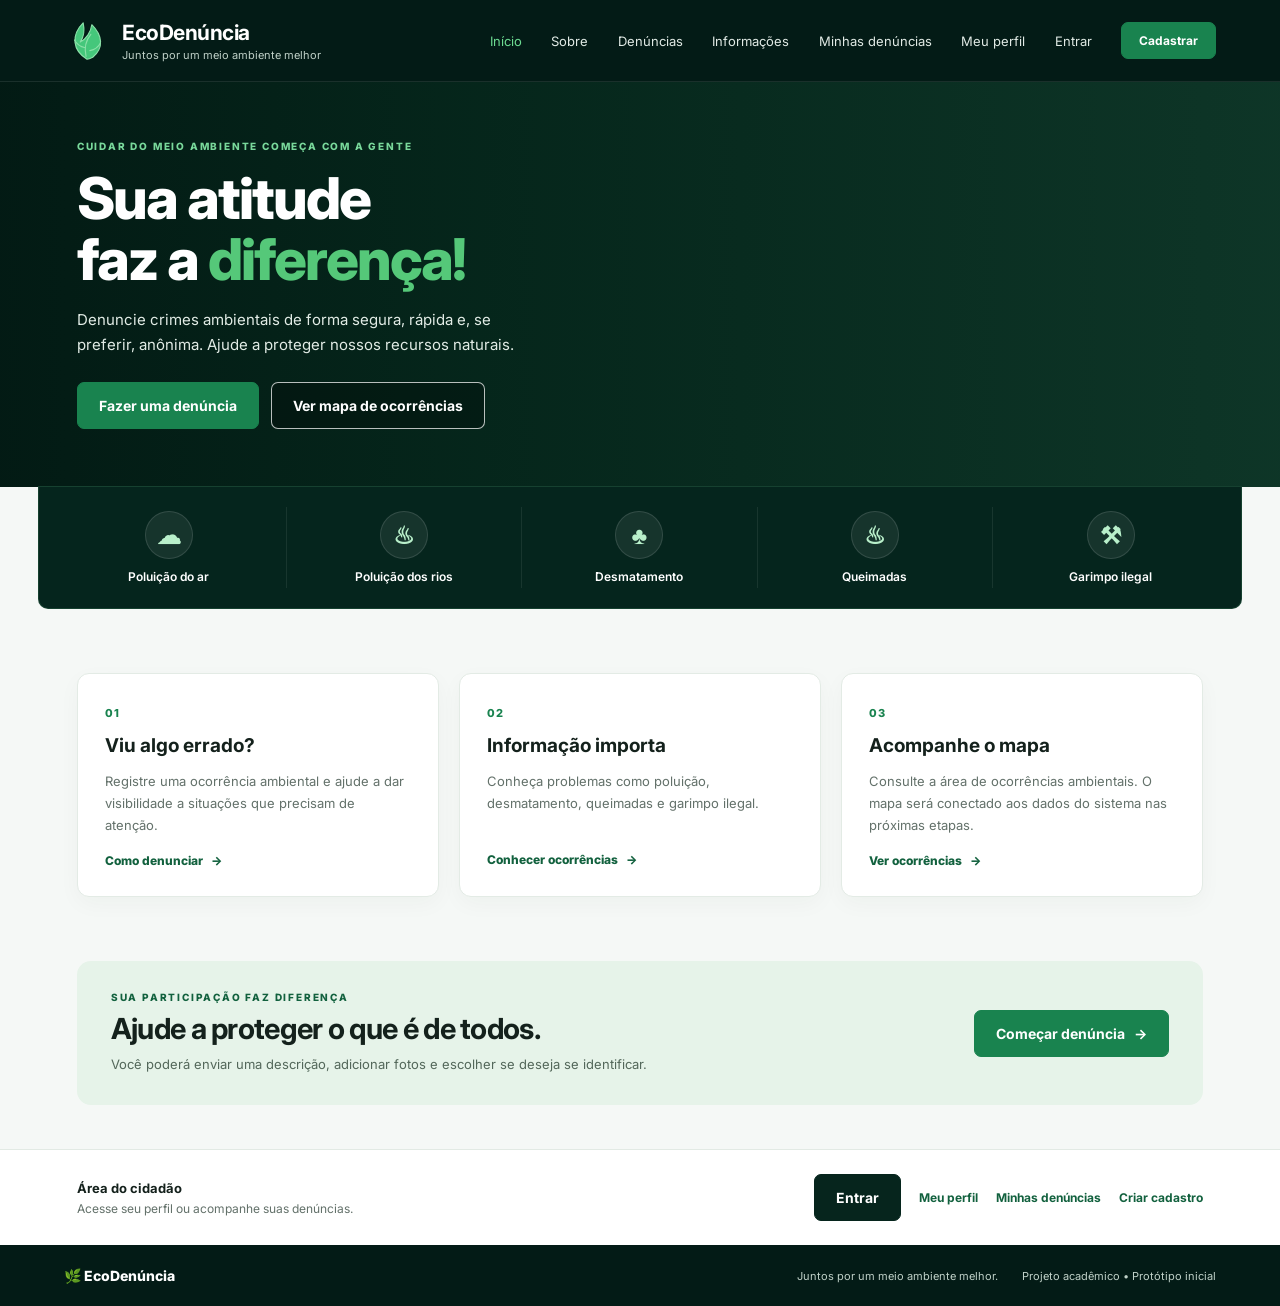
<file: index.html>
<!DOCTYPE html>
<html lang="pt-BR">
<head>
  <meta charset="UTF-8">
  <meta name="viewport" content="width=device-width, initial-scale=1.0">
  <meta name="theme-color" content="#06251d">
  <title>EcoDenúncia | Proteja o meio ambiente</title>
  <link rel="stylesheet" href="style.css">
</head>
<body>
  <header class="topbar">
    <a class="brand" href="index.html#inicio" aria-label="EcoDenúncia - início">
      <span class="brand-mark" aria-hidden="true">
        <svg viewBox="0 0 48 48" role="img">
          <path d="M24 43C9 34 7 18 20 5c2 9 1 14-3 20 6-3 11-10 12-18 11 11 13 24 1 34-2 1-4 2-6 2Z"/>
          <path d="M23 40c-2-9-1-16 5-23M22 31c-5-1-9-4-11-8M27 34c5-1 9-4 11-8"/>
        </svg>
      </span>
      <span class="brand-copy">
        <strong>EcoDenúncia</strong>
        <small>Juntos por um meio ambiente melhor</small>
      </span>
    </a>

    <button class="menu-toggle" id="menuToggle"
      aria-label="Abrir menu" aria-expanded="false">☰</button>

    <nav class="nav" id="mainNav">
      <a class="active" href="index.html#inicio">Início</a>
      <a href="sobre.html">Sobre</a>
      <a href="nova_denuncia.html">Denúncias</a>
      <a href="informacoes.html">Informações</a>
      <a href="minhas_denuncias.html">Minhas denúncias</a>
      <a href="perfil.html">Meu perfil</a>
      <a class="nav-login" href="login.html">Entrar</a>
      <a class="button button-small" href="cadastro.html">Cadastrar</a>
    </nav>
  </header>

  <main>
    <section class="hero" id="inicio">
      <div class="hero-content">
        <p class="eyebrow">Cuidar do meio ambiente começa com a gente</p>
        <h1>Sua atitude<br>faz a <span>diferença!</span></h1>
        <p class="hero-text">
          Denuncie crimes ambientais de forma segura, rápida e, se preferir,
          anônima. Ajude a proteger nossos recursos naturais.
        </p>

        <div class="hero-actions">
          <a class="button" href="nova_denuncia.html">Fazer uma denúncia</a>
          <a class="button button-outline" href="mapa.html">
            Ver mapa de ocorrências
          </a>
        </div>
      </div>
      <div class="hero-shade"></div>
    </section>

    <section class="category-strip" id="categorias" aria-label="Tipos de ocorrência">
      <a class="category" href="nova_denuncia.html">
        <span class="category-icon">☁</span>
        <span>Poluição do ar</span>
      </a>
      <a class="category" href="nova_denuncia.html">
        <span class="category-icon">♨</span>
        <span>Poluição dos rios</span>
      </a>
      <a class="category" href="nova_denuncia.html">
        <span class="category-icon">♣</span>
        <span>Desmatamento</span>
      </a>
      <a class="category" href="nova_denuncia.html">
        <span class="category-icon">♨</span>
        <span>Queimadas</span>
      </a>
      <a class="category" href="nova_denuncia.html">
        <span class="category-icon">⚒</span>
        <span>Garimpo ilegal</span>
      </a>
    </section>

    <section class="info-grid" id="sobre">
      <article class="info-card">
        <span class="info-number">01</span>
        <h2>Viu algo errado?</h2>
        <p>
          Registre uma ocorrência ambiental e ajude a dar visibilidade
          a situações que precisam de atenção.
        </p>
        <a href="nova_denuncia.html">
          Como denunciar <span aria-hidden="true">→</span>
        </a>
      </article>

      <article class="info-card" id="informacoes">
        <span class="info-number">02</span>
        <h2>Informação importa</h2>
        <p>
          Conheça problemas como poluição, desmatamento, queimadas
          e garimpo ilegal.
        </p>
        <a href="informacoes.html">
          Conhecer ocorrências <span aria-hidden="true">→</span>
        </a>
      </article>

      <article class="info-card">
        <span class="info-number">03</span>
        <h2>Acompanhe o mapa</h2>
        <p>
          Consulte a área de ocorrências ambientais. O mapa será conectado
          aos dados do sistema nas próximas etapas.
        </p>
        <a href="mapa.html">
          Ver ocorrências <span aria-hidden="true">→</span>
        </a>
      </article>
    </section>

    <section class="report-banner" id="denunciar">
      <div>
        <p class="eyebrow">Sua participação faz diferença</p>
        <h2>Ajude a proteger o que é de todos.</h2>
        <p>
          Você poderá enviar uma descrição, adicionar fotos e escolher
          se deseja se identificar.
        </p>
      </div>
      <a class="button" href="nova_denuncia.html">
        Começar denúncia <span aria-hidden="true">→</span>
      </a>
    </section>

    <section class="simple-access" id="acesso">
      <div>
        <strong>Área do cidadão</strong>
        <span>Acesse seu perfil ou acompanhe suas denúncias.</span>
      </div>

      <a class="button button-dark" href="login.html">Entrar</a>
      <a class="text-link" href="perfil.html">Meu perfil</a>
      <a class="text-link" href="minhas_denuncias.html">Minhas denúncias</a>
      <a class="text-link" href="cadastro.html">Criar cadastro</a>
    </section>
  </main>

  <footer class="footer">
    <a class="footer-brand" href="index.html#inicio">🌿 EcoDenúncia</a>
    <span>Juntos por um meio ambiente melhor.</span>
    <span>Projeto acadêmico • Protótipo inicial</span>
  </footer>

  <script src="script.js"></script>
</body>
</html>
</file>
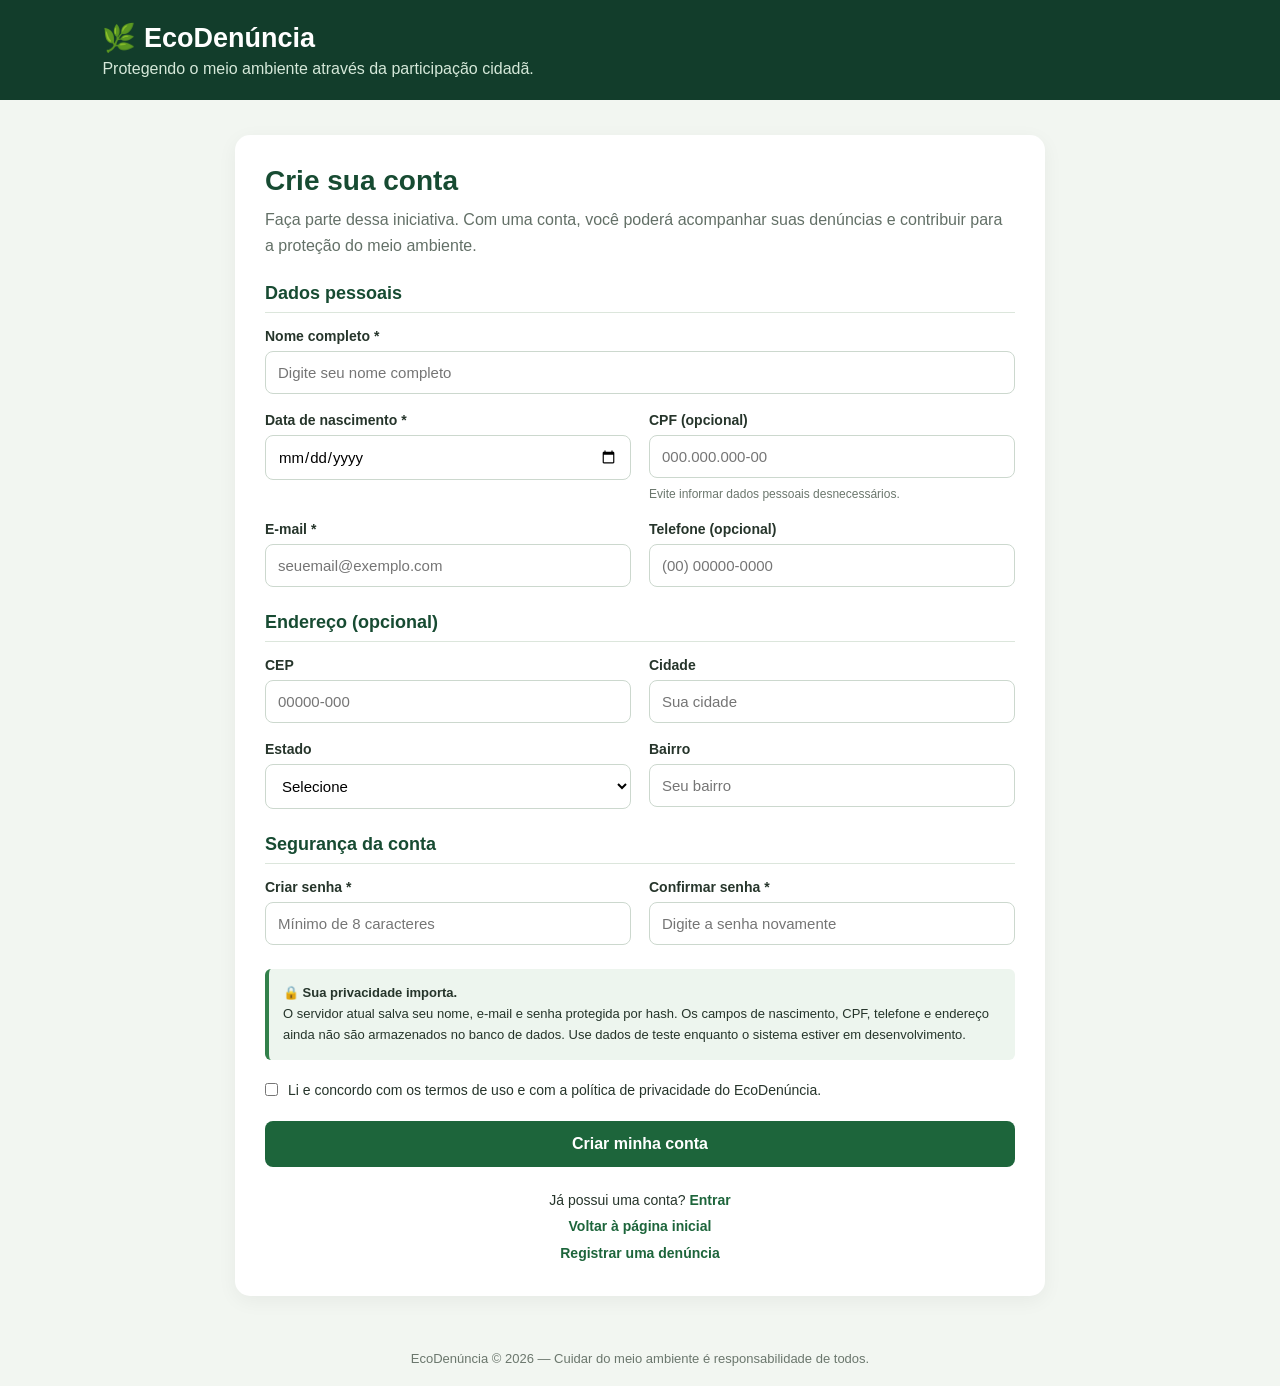
<file: cadastro.html>
<!DOCTYPE html>
<html lang="pt-BR">
<head>
    <meta charset="UTF-8">
    <meta name="viewport" content="width=device-width, initial-scale=1.0">
    <title>Cadastro | EcoDenúncia</title>

    <style>
        * {
            box-sizing: border-box;
            margin: 0;
            padding: 0;
            font-family: Arial, sans-serif;
        }

        body {
            background: #f2f6f1;
            color: #26352b;
            min-height: 100vh;
        }

        header {
            background: #123d2b;
            color: white;
            padding: 22px 8%;
        }

        header a {
            color: white;
            text-decoration: none;
        }

        header h1 {
            font-size: 27px;
        }

        header p {
            margin-top: 6px;
            color: #d5e8d9;
        }

        main {
            width: 100%;
            max-width: 850px;
            margin: 35px auto;
            padding: 0 20px;
        }

        .card {
            background: white;
            padding: 30px;
            border-radius: 15px;
            box-shadow: 0 5px 20px #0000000d;
        }

        .intro {
            margin-bottom: 25px;
        }

        .intro h2 {
            color: #174b32;
            margin-bottom: 10px;
            font-size: 28px;
        }

        .intro p {
            color: #637067;
            line-height: 1.6;
        }

        .section-title {
            color: #174b32;
            font-size: 18px;
            margin: 25px 0 15px;
            padding-bottom: 8px;
            border-bottom: 1px solid #dce6dc;
        }

        .form-grid {
            display: grid;
            grid-template-columns: 1fr 1fr;
            gap: 18px;
        }

        .field {
            display: flex;
            flex-direction: column;
            gap: 7px;
        }

        .full {
            grid-column: 1 / -1;
        }

        label {
            font-weight: bold;
            font-size: 14px;
        }

        input, select {
            width: 100%;
            padding: 12px;
            border: 1px solid #ccd8ce;
            border-radius: 8px;
            font-size: 15px;
            background: white;
        }

        input:focus, select:focus {
            outline: 2px solid #77aa85;
            border-color: #286641;
        }

        .hint {
            font-size: 12px;
            color: #6b776d;
            line-height: 1.5;
        }

        .privacy {
            background: #edf5ee;
            border-left: 4px solid #32804a;
            border-radius: 6px;
            padding: 14px;
            margin-top: 24px;
            font-size: 13px;
            line-height: 1.6;
        }

        .terms {
            display: flex;
            align-items: flex-start;
            gap: 10px;
            margin: 20px 0;
            font-size: 13px;
            line-height: 1.5;
        }

        .terms input {
            width: auto;
            margin-top: 3px;
        }

        .terms label {
            font-weight: normal;
        }

        .btn {
            display: block;
            width: 100%;
            border: none;
            border-radius: 8px;
            padding: 14px;
            background: #1d653b;
            color: white;
            font-size: 16px;
            font-weight: bold;
            cursor: pointer;
            transition: 0.2s;
        }

        .btn:hover {
            background: #154c2c;
        }

        .btn:disabled {
            opacity: 0.65;
            cursor: wait;
        }

        .mensagem {
            display: none;
            margin-top: 16px;
            padding: 12px;
            border-radius: 8px;
            font-size: 14px;
            line-height: 1.5;
        }

        .mensagem.erro {
            display: block;
            color: #842029;
            background: #f8d7da;
        }

        .mensagem.sucesso {
            display: block;
            color: #0f5132;
            background: #d1e7dd;
        }

        .links {
            text-align: center;
            margin-top: 20px;
            line-height: 1.9;
            font-size: 14px;
        }

        .links a {
            color: #1d653b;
            font-weight: bold;
            text-decoration: none;
        }

        .links a:hover {
            text-decoration: underline;
        }

        footer {
            text-align: center;
            color: #6b776d;
            font-size: 13px;
            padding: 20px;
        }

        @media (max-width: 600px) {
            header {
                padding: 20px;
            }

            main {
                margin: 20px auto;
                padding: 0 12px;
            }

            .card {
                padding: 22px 17px;
            }

            .form-grid {
                grid-template-columns: 1fr;
            }

            .full {
                grid-column: auto;
            }

            .intro h2 {
                font-size: 24px;
            }
        }
    </style>
</head>

<body>

<header>
    <a href="index.html">
        <h1>🌿 EcoDenúncia</h1>
    </a>
    <p>Protegendo o meio ambiente através da participação cidadã.</p>
</header>

<main>
    <div class="card">

        <div class="intro">
            <h2>Crie sua conta</h2>
            <p>
                Faça parte dessa iniciativa. Com uma conta, você poderá
                acompanhar suas denúncias e contribuir para a proteção
                do meio ambiente.
            </p>
        </div>

        <form id="cadastroForm">

            <h3 class="section-title">Dados pessoais</h3>

            <div class="form-grid">

                <div class="field full">
                    <label for="nome">Nome completo *</label>
                    <input type="text" id="nome" name="nome"
                        placeholder="Digite seu nome completo"
                        autocomplete="name" required>
                </div>

                <div class="field">
                    <label for="nascimento">Data de nascimento *</label>
                    <input type="date" id="nascimento" name="nascimento"
                        autocomplete="bday" required>
                </div>

                <div class="field">
                    <label for="cpf">CPF (opcional)</label>
                    <input type="text" id="cpf" name="cpf"
                        placeholder="000.000.000-00" maxlength="14"
                        inputmode="numeric">
                    <span class="hint">
                        Evite informar dados pessoais desnecessários.
                    </span>
                </div>

                <div class="field">
                    <label for="email">E-mail *</label>
                    <input type="email" id="email" name="email"
                        placeholder="seuemail@exemplo.com"
                        autocomplete="email" required>
                </div>

                <div class="field">
                    <label for="telefone">Telefone (opcional)</label>
                    <input type="tel" id="telefone" name="telefone"
                        placeholder="(00) 00000-0000" autocomplete="tel">
                </div>

            </div>

            <h3 class="section-title">Endereço (opcional)</h3>

            <div class="form-grid">

                <div class="field">
                    <label for="cep">CEP</label>
                    <input type="text" id="cep" name="cep"
                        placeholder="00000-000" maxlength="9"
                        autocomplete="postal-code">
                </div>

                <div class="field">
                    <label for="cidade">Cidade</label>
                    <input type="text" id="cidade" name="cidade"
                        placeholder="Sua cidade" autocomplete="address-level2">
                </div>

                <div class="field">
                    <label for="estado">Estado</label>
                    <select id="estado" name="estado">
                        <option value="">Selecione</option>
                        <option value="AC">Acre</option>
                        <option value="AL">Alagoas</option>
                        <option value="AP">Amapá</option>
                        <option value="AM">Amazonas</option>
                        <option value="BA">Bahia</option>
                        <option value="CE">Ceará</option>
                        <option value="DF">Distrito Federal</option>
                        <option value="ES">Espírito Santo</option>
                        <option value="GO">Goiás</option>
                        <option value="MA">Maranhão</option>
                        <option value="MT">Mato Grosso</option>
                        <option value="MS">Mato Grosso do Sul</option>
                        <option value="MG">Minas Gerais</option>
                        <option value="PA">Pará</option>
                        <option value="PB">Paraíba</option>
                        <option value="PR">Paraná</option>
                        <option value="PE">Pernambuco</option>
                        <option value="PI">Piauí</option>
                        <option value="RJ">Rio de Janeiro</option>
                        <option value="RN">Rio Grande do Norte</option>
                        <option value="RS">Rio Grande do Sul</option>
                        <option value="RO">Rondônia</option>
                        <option value="RR">Roraima</option>
                        <option value="SC">Santa Catarina</option>
                        <option value="SP">São Paulo</option>
                        <option value="SE">Sergipe</option>
                        <option value="TO">Tocantins</option>
                    </select>
                </div>

                <div class="field">
                    <label for="bairro">Bairro</label>
                    <input type="text" id="bairro" name="bairro"
                        placeholder="Seu bairro" autocomplete="address-level3">
                </div>

            </div>

            <h3 class="section-title">Segurança da conta</h3>

            <div class="form-grid">

                <div class="field">
                    <label for="senha">Criar senha *</label>
                    <input type="password" id="senha" name="senha"
                        placeholder="Mínimo de 8 caracteres"
                        minlength="8" autocomplete="new-password" required>
                </div>

                <div class="field">
                    <label for="confirmarSenha">Confirmar senha *</label>
                    <input type="password" id="confirmarSenha"
                        name="confirmarSenha"
                        placeholder="Digite a senha novamente"
                        minlength="8" autocomplete="new-password" required>
                </div>

            </div>

            <div class="privacy">
                <strong>🔒 Sua privacidade importa.</strong><br>
                O servidor atual salva seu nome, e-mail e senha protegida
                por hash. Os campos de nascimento, CPF, telefone e endereço
                ainda não são armazenados no banco de dados.
                Use dados de teste enquanto o sistema estiver em desenvolvimento.
            </div>

            <div class="terms">
                <input type="checkbox" id="termos" name="termos" required>
                <label for="termos">
                    Li e concordo com os termos de uso e com a política
                    de privacidade do EcoDenúncia.
                </label>
            </div>

            <button class="btn" id="botaoCadastro" type="submit">
                Criar minha conta
            </button>

            <p id="mensagem" class="mensagem"
                role="status" aria-live="polite"></p>

        </form>

        <div class="links">
            Já possui uma conta?
            <a href="login.html">Entrar</a>
            <br>
            <a href="index.html">Voltar à página inicial</a>
            <br>
            <a href="nova_denuncia.html">Registrar uma denúncia</a>
        </div>

    </div>
</main>

<footer>
    EcoDenúncia © 2026 — Cuidar do meio ambiente é responsabilidade de todos.
</footer>

<script>
    const formulario = document.getElementById("cadastroForm");
    const mensagem = document.getElementById("mensagem");
    const botao = document.getElementById("botaoCadastro");

    function mostrarMensagem(texto, tipo) {
        mensagem.textContent = texto;
        mensagem.className = "mensagem " + tipo;
    }

    formulario.addEventListener("submit", async function(event) {
        event.preventDefault();

        const senha = document.getElementById("senha").value;
        const confirmarSenha =
            document.getElementById("confirmarSenha").value;

        if (senha !== confirmarSenha) {
            mostrarMensagem(
                "As senhas não coincidem. Confira e tente novamente.",
                "erro"
            );
            document.getElementById("confirmarSenha").focus();
            return;
        }

        if (senha.length < 8) {
            mostrarMensagem(
                "A senha precisa ter pelo menos 8 caracteres.",
                "erro"
            );
            return;
        }

        botao.disabled = true;
        botao.textContent = "Criando conta...";
        mensagem.className = "mensagem";

        try {
            const resposta = await fetch("/api/cadastro", {
                method: "POST",
                headers: {
                    "Content-Type": "application/json"
                },
                credentials: "same-origin",
                body: JSON.stringify({
                    nome: document.getElementById("nome").value.trim(),
                    email: document.getElementById("email").value.trim(),
                    senha: senha
                })
            });

            const dados = await resposta.json().catch(() => ({}));

            if (!resposta.ok) {
                throw new Error(
                    dados.erro ||
                    dados.mensagem ||
                    "Não foi possível criar a conta."
                );
            }

            mostrarMensagem(
                "Conta criada com sucesso! Redirecionando para seu perfil...",
                "sucesso"
            );

            window.setTimeout(function() {
                window.location.href = "/perfil.html";
            }, 900);

        } catch (erro) {
            mostrarMensagem(
                erro.message ||
                "Não foi possível conectar ao servidor. Confira se o app.py está em execução.",
                "erro"
            );
        } finally {
            botao.disabled = false;
            botao.textContent = "Criar minha conta";
        }
    });

    document.getElementById("cpf").addEventListener("input", function() {
        let valor = this.value.replace(/\D/g, "").slice(0, 11);

        valor = valor.replace(/(\d{3})(\d)/, "$1.$2");
        valor = valor.replace(/(\d{3})(\d)/, "$1.$2");
        valor = valor.replace(/(\d{3})(\d{1,2})$/, "$1-$2");

        this.value = valor;
    });

    document.getElementById("cep").addEventListener("input", function() {
        let valor = this.value.replace(/\D/g, "").slice(0, 8);

        if (valor.length > 5) {
            valor = valor.slice(0, 5) + "-" + valor.slice(5);
        }

        this.value = valor;
    });
</script>

</body>
</html>
</file>
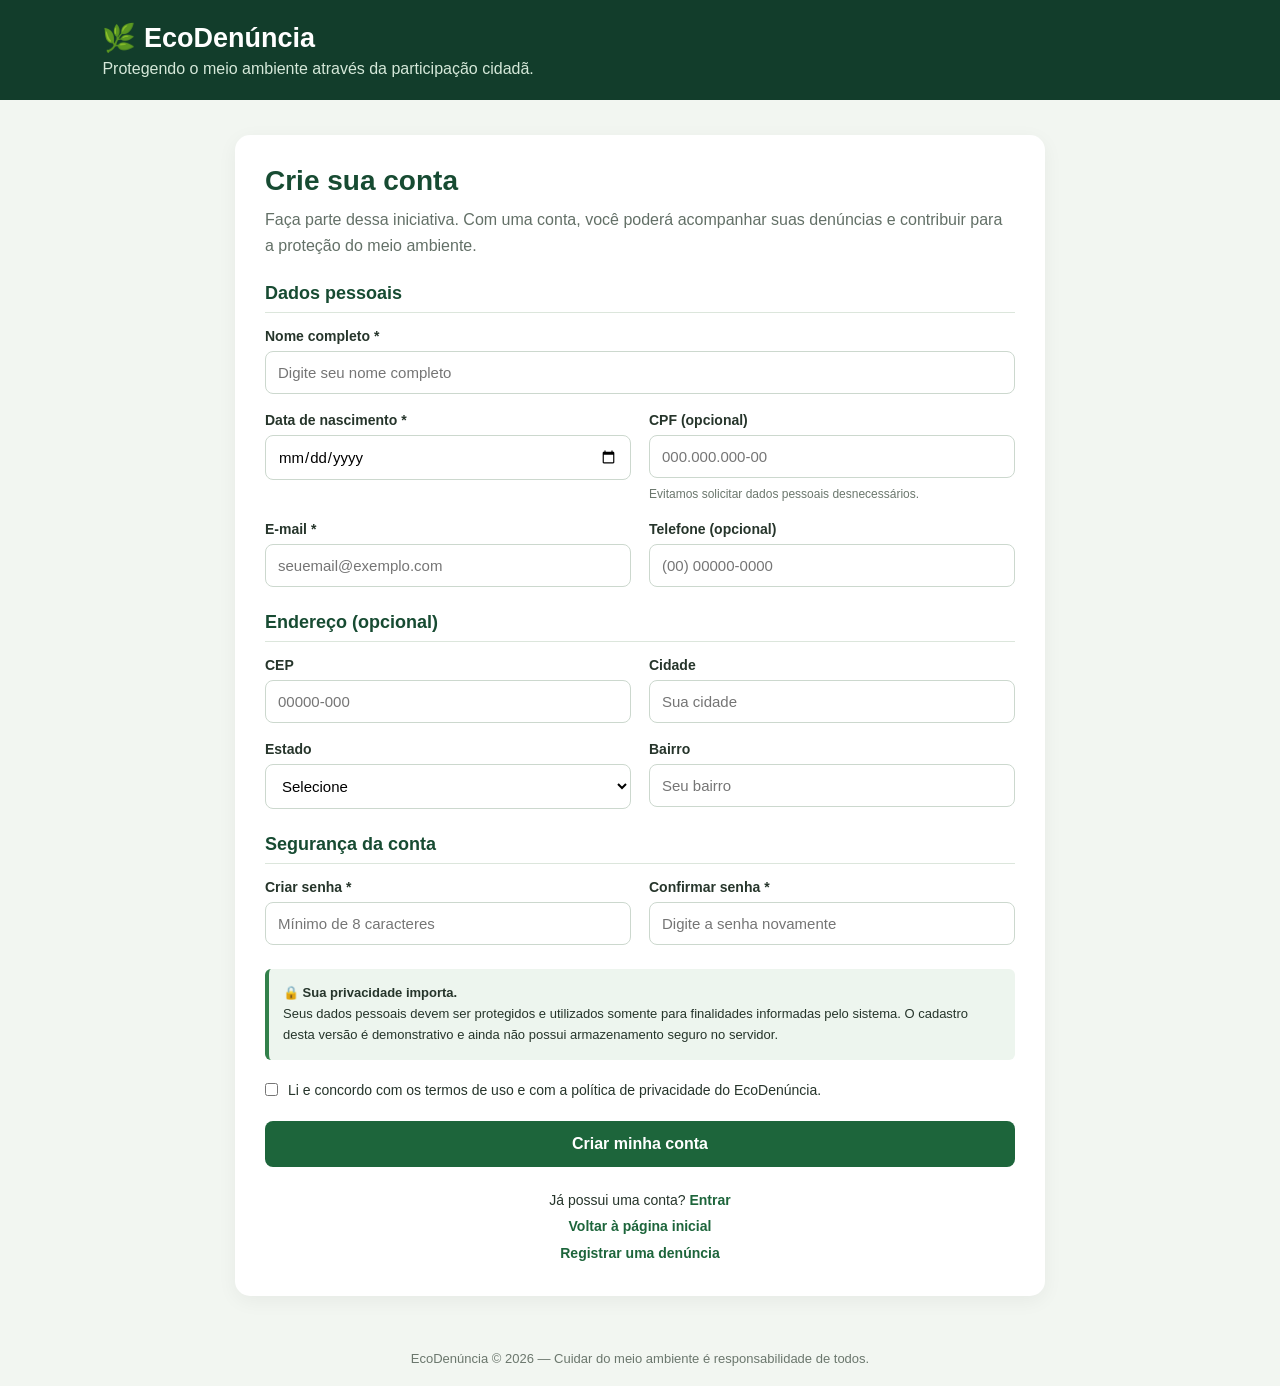
<file: cadastro_de_segurança.html>
<!DOCTYPE html>
<html lang="pt-BR">
<head>
    <meta charset="UTF-8">
    <meta name="viewport" content="width=device-width, initial-scale=1.0">
    <title>Cadastro | EcoDenúncia</title>

    <style>
        * {
            box-sizing: border-box;
            margin: 0;
            padding: 0;
            font-family: Arial, sans-serif;
        }

        body {
            background: #f2f6f1;
            color: #26352b;
            min-height: 100vh;
        }

        header {
            background: #123d2b;
            color: white;
            padding: 22px 8%;
        }

        header a {
            color: white;
            text-decoration: none;
        }

        header h1 {
            font-size: 27px;
        }

        header p {
            margin-top: 6px;
            color: #d5e8d9;
        }

        main {
            width: 100%;
            max-width: 850px;
            margin: 35px auto;
            padding: 0 20px;
        }

        .card {
            background: white;
            padding: 30px;
            border-radius: 15px;
            box-shadow: 0 5px 20px #0000000d;
        }

        .intro {
            margin-bottom: 25px;
        }

        .intro h2 {
            color: #174b32;
            margin-bottom: 10px;
            font-size: 28px;
        }

        .intro p {
            color: #637067;
            line-height: 1.6;
        }

        .section-title {
            color: #174b32;
            font-size: 18px;
            margin: 25px 0 15px;
            padding-bottom: 8px;
            border-bottom: 1px solid #dce6dc;
        }

        .form-grid {
            display: grid;
            grid-template-columns: 1fr 1fr;
            gap: 18px;
        }

        .field {
            display: flex;
            flex-direction: column;
            gap: 7px;
        }

        .full {
            grid-column: 1 / -1;
        }

        label {
            font-weight: bold;
            font-size: 14px;
        }

        input, select {
            width: 100%;
            padding: 12px;
            border: 1px solid #ccd8ce;
            border-radius: 8px;
            font-size: 15px;
            background: white;
        }

        input:focus, select:focus {
            outline: 2px solid #77aa85;
            border-color: #286641;
        }

        .hint {
            font-size: 12px;
            color: #6b776d;
            line-height: 1.5;
        }

        .privacy {
            background: #edf5ee;
            border-left: 4px solid #32804a;
            border-radius: 6px;
            padding: 14px;
            margin-top: 24px;
            font-size: 13px;
            line-height: 1.6;
        }

        .terms {
            display: flex;
            align-items: flex-start;
            gap: 10px;
            margin: 20px 0;
            font-size: 13px;
            line-height: 1.5;
        }

        .terms input {
            width: auto;
            margin-top: 3px;
        }

        .terms label {
            font-weight: normal;
        }

        .btn {
            display: block;
            width: 100%;
            border: none;
            border-radius: 8px;
            padding: 14px;
            background: #1d653b;
            color: white;
            font-size: 16px;
            font-weight: bold;
            cursor: pointer;
            transition: 0.2s;
        }

        .btn:hover {
            background: #154c2c;
        }

        .links {
            text-align: center;
            margin-top: 20px;
            line-height: 1.9;
            font-size: 14px;
        }

        .links a {
            color: #1d653b;
            font-weight: bold;
            text-decoration: none;
        }

        .links a:hover {
            text-decoration: underline;
        }

        footer {
            text-align: center;
            color: #6b776d;
            font-size: 13px;
            padding: 20px;
        }

        @media (max-width: 600px) {
            header {
                padding: 20px;
            }

            main {
                margin: 20px auto;
                padding: 0 12px;
            }

            .card {
                padding: 22px 17px;
            }

            .form-grid {
                grid-template-columns: 1fr;
            }

            .full {
                grid-column: auto;
            }

            .intro h2 {
                font-size: 24px;
            }
        }
    </style>
</head>

<body>

    <header>
        <a href="index.html">
            <h1>🌿 EcoDenúncia</h1>
        </a>
        <p>Protegendo o meio ambiente através da participação cidadã.</p>
    </header>

    <main>
        <div class="card">

            <div class="intro">
                <h2>Crie sua conta</h2>
                <p>
                    Faça parte dessa iniciativa. Com uma conta, você poderá
                    acompanhar suas denúncias e contribuir para a proteção
                    do meio ambiente.
                </p>
            </div>

            <form id="cadastroForm">

                <h3 class="section-title">Dados pessoais</h3>

                <div class="form-grid">

                    <div class="field full">
                        <label for="nome">Nome completo *</label>
                        <input
                            type="text"
                            id="nome"
                            name="nome"
                            placeholder="Digite seu nome completo"
                            autocomplete="name"
                            required
                        >
                    </div>

                    <div class="field">
                        <label for="nascimento">Data de nascimento *</label>
                        <input
                            type="date"
                            id="nascimento"
                            name="nascimento"
                            autocomplete="bday"
                            required
                        >
                    </div>

                    <div class="field">
                        <label for="cpf">CPF (opcional)</label>
                        <input
                            type="text"
                            id="cpf"
                            name="cpf"
                            placeholder="000.000.000-00"
                            maxlength="14"
                            inputmode="numeric"
                        >
                        <span class="hint">
                            Evitamos solicitar dados pessoais desnecessários.
                        </span>
                    </div>

                    <div class="field">
                        <label for="email">E-mail *</label>
                        <input
                            type="email"
                            id="email"
                            name="email"
                            placeholder="seuemail@exemplo.com"
                            autocomplete="email"
                            required
                        >
                    </div>

                    <div class="field">
                        <label for="telefone">Telefone (opcional)</label>
                        <input
                            type="tel"
                            id="telefone"
                            name="telefone"
                            placeholder="(00) 00000-0000"
                            autocomplete="tel"
                        >
                    </div>

                </div>

                <h3 class="section-title">Endereço (opcional)</h3>

                <div class="form-grid">

                    <div class="field">
                        <label for="cep">CEP</label>
                        <input
                            type="text"
                            id="cep"
                            name="cep"
                            placeholder="00000-000"
                            maxlength="9"
                            autocomplete="postal-code"
                        >
                    </div>

                    <div class="field">
                        <label for="cidade">Cidade</label>
                        <input
                            type="text"
                            id="cidade"
                            name="cidade"
                            placeholder="Sua cidade"
                            autocomplete="address-level2"
                        >
                    </div>

                    <div class="field">
                        <label for="estado">Estado</label>
                        <select id="estado" name="estado">
                            <option value="">Selecione</option>
                            <option value="AC">Acre</option>
                            <option value="AL">Alagoas</option>
                            <option value="AP">Amapá</option>
                            <option value="AM">Amazonas</option>
                            <option value="BA">Bahia</option>
                            <option value="CE">Ceará</option>
                            <option value="DF">Distrito Federal</option>
                            <option value="ES">Espírito Santo</option>
                            <option value="GO">Goiás</option>
                            <option value="MA">Maranhão</option>
                            <option value="MT">Mato Grosso</option>
                            <option value="MS">Mato Grosso do Sul</option>
                            <option value="MG">Minas Gerais</option>
                            <option value="PA">Pará</option>
                            <option value="PB">Paraíba</option>
                            <option value="PR">Paraná</option>
                            <option value="PE">Pernambuco</option>
                            <option value="PI">Piauí</option>
                            <option value="RJ">Rio de Janeiro</option>
                            <option value="RN">Rio Grande do Norte</option>
                            <option value="RS">Rio Grande do Sul</option>
                            <option value="RO">Rondônia</option>
                            <option value="RR">Roraima</option>
                            <option value="SC">Santa Catarina</option>
                            <option value="SP">São Paulo</option>
                            <option value="SE">Sergipe</option>
                            <option value="TO">Tocantins</option>
                        </select>
                    </div>

                    <div class="field">
                        <label for="bairro">Bairro</label>
                        <input
                            type="text"
                            id="bairro"
                            name="bairro"
                            placeholder="Seu bairro"
                            autocomplete="address-level3"
                        >
                    </div>

                </div>

                <h3 class="section-title">Segurança da conta</h3>

                <div class="form-grid">

                    <div class="field">
                        <label for="senha">Criar senha *</label>
                        <input
                            type="password"
                            id="senha"
                            name="senha"
                            placeholder="Mínimo de 8 caracteres"
                            minlength="8"
                            autocomplete="new-password"
                            required
                        >
                    </div>

                    <div class="field">
                        <label for="confirmarSenha">Confirmar senha *</label>
                        <input
                            type="password"
                            id="confirmarSenha"
                            name="confirmarSenha"
                            placeholder="Digite a senha novamente"
                            minlength="8"
                            autocomplete="new-password"
                            required
                        >
                    </div>

                </div>

                <div class="privacy">
                    <strong>🔒 Sua privacidade importa.</strong><br>
                    Seus dados pessoais devem ser protegidos e utilizados
                    somente para finalidades informadas pelo sistema.
                    O cadastro desta versão é demonstrativo e ainda não
                    possui armazenamento seguro no servidor.
                </div>

                <div class="terms">
                    <input
                        type="checkbox"
                        id="termos"
                        name="termos"
                        required
                    >
                    <label for="termos">
                        Li e concordo com os termos de uso e com a política
                        de privacidade do EcoDenúncia.
                    </label>
                </div>

                <button class="btn" type="submit">
                    Criar minha conta
                </button>

            </form>

            <div class="links">
                Já possui uma conta?
                <a href="login.html">Entrar</a>
                <br>
                <a href="index.html">Voltar à página inicial</a>
                <br>
                <a href="nova_denuncia.html">Registrar uma denúncia</a>
            </div>

        </div>
    </main>

    <footer>
        EcoDenúncia © 2026 — Cuidar do meio ambiente é responsabilidade de todos.
    </footer>

    <script>
        const formulario = document.getElementById("cadastroForm");

        formulario.addEventListener("submit", function(event) {
            event.preventDefault();

            const senha = document.getElementById("senha").value;
            const confirmarSenha =
                document.getElementById("confirmarSenha").value;

            if (senha !== confirmarSenha) {
                alert("As senhas não coincidem. Confira e tente novamente.");
                return;
            }

            alert(
                "Cadastro demonstrativo validado!\\n\\n" +
                "Ainda precisamos conectar o sistema ao servidor " +
                "para criar e armazenar sua conta de verdade."
            );
        });

        document.getElementById("cpf").addEventListener("input", function() {
            let valor = this.value.replace(/\\D/g, "").slice(0, 11);

            valor = valor.replace(/(\\d{3})(\\d)/, "$1.$2");
            valor = valor.replace(/(\\d{3})(\\d)/, "$1.$2");
            valor = valor.replace(/(\\d{3})(\\d{1,2})$/, "$1-$2");

            this.value = valor;
        });

        document.getElementById("cep").addEventListener("input", function() {
            let valor = this.value.replace(/\\D/g, "").slice(0, 8);

            if (valor.length > 5) {
                valor = valor.slice(0, 5) + "-" + valor.slice(5);
            }

            this.value = valor;
        });
    </script>

</body>
</html>
</file>
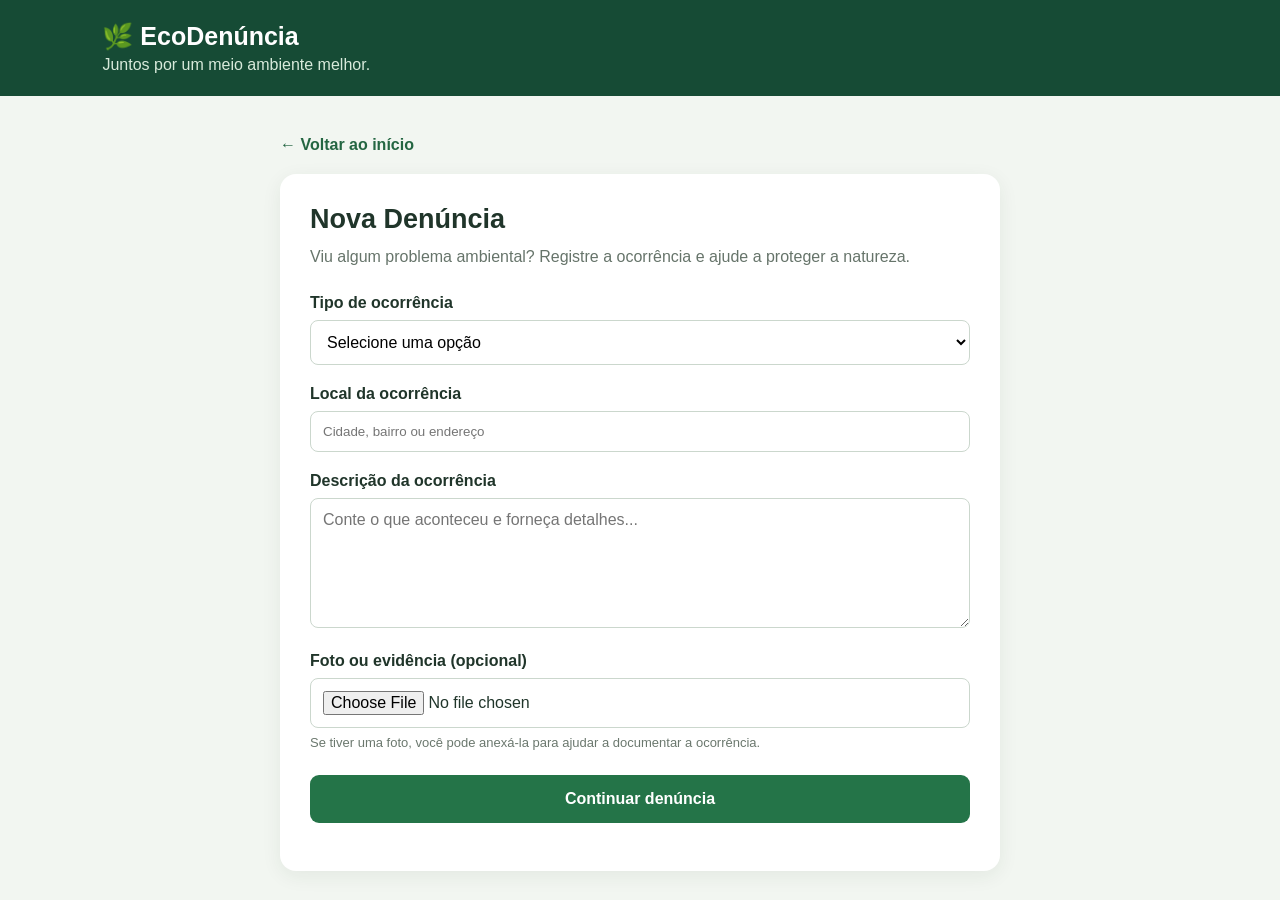
<file: continuar_denuncia.html>
<!DOCTYPE html>
<html lang="pt-BR">
<head>
    <meta charset="UTF-8">
    <meta name="viewport" content="width=device-width, initial-scale=1.0">
    <title>Continuar denúncia | EcoDenúncia</title>

    <style>
        * {
            box-sizing: border-box;
            margin: 0;
            padding: 0;
        }

        body {
            font-family: Arial, sans-serif;
            background: #f2f6f1;
            color: #20352a;
            min-height: 100vh;
        }

        header {
            background: #164b35;
            color: white;
            padding: 22px 8%;
        }

        header h1 {
            font-size: 25px;
        }

        header p {
            margin-top: 5px;
            color: #d8eadb;
        }

        main {
            width: 90%;
            max-width: 850px;
            margin: 40px auto;
        }

        .voltar {
            display: inline-block;
            margin-bottom: 20px;
            color: #246642;
            text-decoration: none;
            font-weight: bold;
        }

        .painel {
            background: white;
            padding: 30px;
            border-radius: 16px;
            box-shadow: 0 5px 20px #163b2112;
        }

        h2 {
            font-size: 28px;
            margin-bottom: 12px;
        }

        .introducao {
            color: #66746a;
            line-height: 1.6;
            margin-bottom: 28px;
        }

        .opcoes {
            display: grid;
            grid-template-columns: repeat(2, minmax(0, 1fr));
            gap: 20px;
        }

        .opcao {
            border: 1px solid #d7e2d9;
            border-radius: 12px;
            padding: 24px;
            display: flex;
            flex-direction: column;
        }

        .icone {
            font-size: 35px;
            margin-bottom: 15px;
        }

        .opcao h3 {
            color: #195c36;
            font-size: 21px;
            margin-bottom: 12px;
        }

        .opcao p {
            color: #66746a;
            font-size: 14px;
            line-height: 1.7;
            margin-bottom: 20px;
        }

        .botao {
            display: block;
            width: 100%;
            margin-top: auto;
            padding: 14px 12px;
            border: none;
            border-radius: 8px;
            text-align: center;
            text-decoration: none;
            font-size: 15px;
            font-weight: bold;
            cursor: pointer;
        }

        .principal {
            background: #247448;
            color: white;
        }

        .principal:hover {
            background: #195c36;
        }

        .secundario {
            background: white;
            color: #247448;
            border: 1px solid #247448;
        }

        .secundario:hover {
            background: #edf6ef;
        }

        .botao:disabled {
            opacity: 0.65;
            cursor: wait;
        }

        .aviso {
            background: #e8f3e9;
            padding: 17px;
            border-radius: 8px;
            margin-top: 24px;
            color: #365b40;
            font-size: 13px;
            line-height: 1.7;
        }

        @media (max-width: 650px) {
            header {
                padding: 20px 5%;
            }

            main {
                margin-top: 25px;
            }

            .painel {
                padding: 22px 18px;
            }

            .opcoes {
                grid-template-columns: 1fr;
            }

            h2 {
                font-size: 25px;
            }
        }
    </style>
</head>

<body>

<header>
    <h1>🌿 EcoDenúncia</h1>
    <p>Juntos por um meio ambiente melhor.</p>
</header>

<main>
    <a href="nova_denuncia.html" class="voltar">
        ← Voltar à denúncia
    </a>

    <section class="painel">
        <h2>Como deseja continuar?</h2>

        <p class="introducao">
            Sua ocorrência foi preenchida. Escolha como deseja prosseguir
            para revisar as informações e concluir o registro.
        </p>

        <div class="opcoes">

            <article class="opcao">
                <div class="icone">🛡️</div>

                <h3>Denúncia anônima</h3>

                <p>
                    Continue sem vincular a denúncia à sua conta pessoal.
                    Você poderá revisar os dados antes de confirmar.
                </p>

                <button
                    type="button"
                    class="botao principal"
                    id="btnAnonima">
                    Continuar anonimamente
                </button>
            </article>

            <article class="opcao">
                <div class="icone">👤</div>

                <h3>Usar minha conta</h3>

                <p>
                    Entre na sua conta para seguir com a denúncia vinculada
                    ao seu perfil e facilitar a consulta dos registros.
                </p>

                <button
                    type="button"
                    class="botao secundario"
                    id="btnConta">
                    Continuar com minha conta
                </button>
            </article>

        </div>

        <div class="aviso">
            <strong>Privacidade:</strong> a opção anônima solicita que a
            denúncia não seja vinculada à identidade do denunciante.
            A garantia efetiva depende também do tratamento feito pelo
            servidor e das informações registradas pelo sistema.
        </div>
    </section>
</main>

<script>
(() => {
    "use strict";

    const btnAnonima = document.getElementById("btnAnonima");
    const btnConta = document.getElementById("btnConta");

    // Verifica se existe um rascunho.
    const rascunho = sessionStorage.getItem("rascunhoDenuncia");

    if (!rascunho) {
        alert(
            "Não encontramos uma denúncia preenchida. Você será levado de volta ao formulário."
        );

        window.location.replace("nova_denuncia.html");
        return;
    }

    // Verifica se o rascunho contém os campos essenciais.
    try {
        const dados = JSON.parse(rascunho);

        if (
            !dados ||
            typeof dados !== "object" ||
            !dados.tipo ||
            !dados.local ||
            !dados.descricao
        ) {
            throw new Error("Dados essenciais ausentes.");
        }
    } catch (erro) {
        sessionStorage.removeItem("rascunhoDenuncia");

        alert(
            "Os dados da denúncia estão incompletos ou inválidos. Preencha novamente."
        );

        window.location.replace("nova_denuncia.html");
        return;
    }

    // Evita cliques repetidos durante a navegação.
    let navegando = false;

    function bloquearBotoes() {
        navegando = true;
        btnAnonima.disabled = true;
        btnConta.disabled = true;
        btnAnonima.textContent = "Aguarde...";
    }

    // Opção anônima: continua para a revisão sem enviar ao backend.
    btnAnonima.addEventListener("click", function () {
        if (navegando) return;

        try {
            sessionStorage.setItem("modoDenuncia", "anonima");

            bloquearBotoes();

            window.location.href =
                "confirmar_denuncia.html?modo=anonima";
        } catch (erro) {
            navegando = false;
            btnAnonima.disabled = false;
            btnConta.disabled = false;
            btnAnonima.textContent = "Continuar anonimamente";

            alert(
                "Não foi possível guardar sua escolha. Tente novamente."
            );
        }
    });

    // Opção com conta: direciona ao login antes da confirmação.
    btnConta.addEventListener("click", function () {
        if (navegando) return;

        try {
            sessionStorage.setItem("modoDenuncia", "conta");

            const destino =
                "confirmar_denuncia.html?modo=conta";

            sessionStorage.setItem("destinoAposLogin", destino);

            bloquearBotoes();
            btnConta.textContent = "Indo para o login...";

            window.location.href =
                "login.html?destino=" +
                encodeURIComponent(destino);
        } catch (erro) {
            navegando = false;
            btnAnonima.disabled = false;
            btnConta.disabled = false;
            btnConta.textContent = "Continuar com minha conta";

            alert(
                "Não foi possível continuar. Tente novamente."
            );
        }
    });
})();
</script>

</body>
</html>
</file>
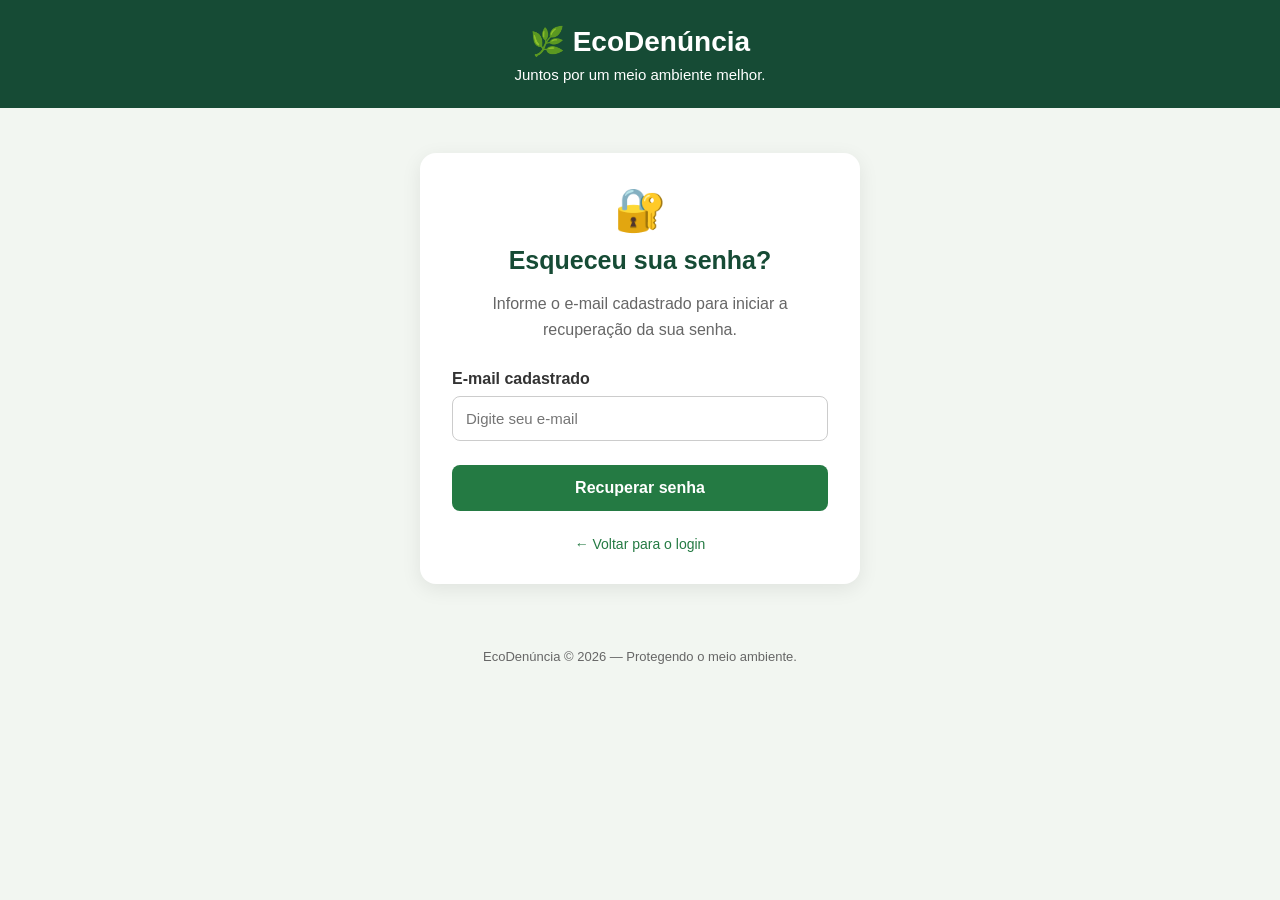
<file: esqueceu_senha.html>
<!DOCTYPE html>
<html lang="pt-BR">
<head>
    <meta charset="UTF-8">
    <meta name="viewport" content="width=device-width, initial-scale=1.0">
    <title>Recuperar senha - EcoDenúncia</title>

    <style>
        * { box-sizing: border-box; }

        body {
            margin: 0;
            font-family: Arial, sans-serif;
            background: #f2f6f1;
            color: #333;
            min-height: 100vh;
        }

        header {
            background: #164b35;
            color: white;
            text-align: center;
            padding: 25px 15px;
        }

        header h1 { margin: 0 0 8px; font-size: 28px; }
        header p { margin: 0; font-size: 15px; }

        main {
            width: 90%;
            max-width: 440px;
            margin: 45px auto;
            padding: 32px;
            background: white;
            border-radius: 16px;
            box-shadow: 0 5px 20px rgba(0, 0, 0, 0.08);
        }

        .icone {
            text-align: center;
            font-size: 42px;
            margin-bottom: 12px;
        }

        h2 {
            color: #164b35;
            text-align: center;
            margin: 0 0 14px;
            font-size: 25px;
        }

        .descricao {
            color: #666;
            text-align: center;
            line-height: 1.6;
            margin-bottom: 28px;
        }

        label {
            display: block;
            margin: 18px 0 8px;
            font-weight: bold;
        }

        input {
            width: 100%;
            padding: 13px;
            border: 1px solid #ccc;
            border-radius: 8px;
            font-size: 15px;
            outline: none;
        }

        input:focus {
            border-color: #247a43;
            box-shadow: 0 0 0 2px rgba(36, 122, 67, 0.12);
        }

        button {
            width: 100%;
            margin-top: 24px;
            padding: 14px;
            background: #247a43;
            color: white;
            border: none;
            border-radius: 8px;
            font-size: 16px;
            font-weight: bold;
            cursor: pointer;
        }

        button:hover { background: #195d31; }

        button:disabled {
            opacity: 0.65;
            cursor: wait;
        }

        .mensagem {
            display: none;
            padding: 13px;
            margin-top: 20px;
            border-radius: 8px;
            font-size: 14px;
            line-height: 1.5;
            text-align: center;
            overflow-wrap: anywhere;
        }

        .sucesso {
            display: block;
            background: #e7f5e9;
            color: #195d31;
        }

        .erro {
            display: block;
            background: #fdeaea;
            color: #a12626;
        }

        .aviso {
            display: block;
            background: #fff4d8;
            color: #785600;
        }

        .oculto { display: none; }

        .voltar {
            display: block;
            text-align: center;
            margin-top: 25px;
            color: #247a43;
            text-decoration: none;
            font-size: 14px;
        }

        .voltar:hover { text-decoration: underline; }

        footer {
            text-align: center;
            padding: 20px;
            color: #666;
            font-size: 13px;
        }

        @media (max-width: 480px) {
            main {
                margin: 28px auto;
                padding: 25px 20px;
            }

            h2 { font-size: 23px; }
        }
    </style>
</head>

<body>
    <header>
        <h1>🌿 EcoDenúncia</h1>
        <p>Juntos por um meio ambiente melhor.</p>
    </header>

    <main>
        <div class="icone">🔐</div>

        <h2 id="titulo">Esqueceu sua senha?</h2>

        <p class="descricao" id="descricao">
            Informe o e-mail cadastrado para iniciar a recuperação da sua senha.
        </p>

        <form id="formRecuperacao">
            <label for="email">E-mail cadastrado</label>
            <input
                type="email"
                id="email"
                placeholder="Digite seu e-mail"
                autocomplete="email"
                required
            >

            <button type="submit" id="botaoRecuperar">
                Recuperar senha
            </button>
        </form>

        <form id="formRedefinicao" class="oculto">
            <label for="token">Código de recuperação</label>
            <input
                type="text"
                id="token"
                autocomplete="off"
                placeholder="Cole o código recebido"
                required
            >

            <label for="novaSenha">Nova senha</label>
            <input
                type="password"
                id="novaSenha"
                minlength="8"
                autocomplete="new-password"
                placeholder="Mínimo de 8 caracteres"
                required
            >

            <label for="confirmarSenha">Confirmar nova senha</label>
            <input
                type="password"
                id="confirmarSenha"
                minlength="8"
                autocomplete="new-password"
                placeholder="Digite a senha novamente"
                required
            >

            <button type="submit" id="botaoRedefinir">
                Salvar nova senha
            </button>
        </form>

        <div id="mensagem" class="mensagem" role="status"
             aria-live="polite"></div>

        <a class="voltar" href="login.html">
            ← Voltar para o login
        </a>
    </main>

    <footer>
        EcoDenúncia © 2026 — Protegendo o meio ambiente.
    </footer>

    <script>
        const formRecuperacao = document.getElementById("formRecuperacao");
        const formRedefinicao = document.getElementById("formRedefinicao");
        const mensagem = document.getElementById("mensagem");

        function mostrarMensagem(texto, tipo = "sucesso") {
            mensagem.textContent = texto;
            mensagem.className = "mensagem " + tipo;
        }

        function limparMensagem() {
            mensagem.textContent = "";
            mensagem.className = "mensagem";
        }

        async function enviarJSON(url, dados) {
            const resposta = await fetch(url, {
                method: "POST",
                headers: {
                    "Content-Type": "application/json"
                },
                body: JSON.stringify(dados)
            });

            let resultado;

            try {
                resultado = await resposta.json();
            } catch {
                throw new Error("O servidor retornou uma resposta inválida.");
            }

            if (!resposta.ok) {
                throw new Error(
                    resultado.erro || resultado.mensagem ||
                    "Não foi possível concluir a operação."
                );
            }

            return resultado;
        }

        formRecuperacao.addEventListener("submit", async function(event) {
            event.preventDefault();
            limparMensagem();

            const email = document.getElementById("email").value.trim();
            const botao = document.getElementById("botaoRecuperar");

            botao.disabled = true;
            botao.textContent = "Processando...";

            try {
                const resultado = await enviarJSON(
                    "/api/recuperar-senha",
                    { email: email }
                );

                formRecuperacao.classList.add("oculto");
                formRedefinicao.classList.remove("oculto");

                document.getElementById("titulo").textContent =
                    "Criar nova senha";

                document.getElementById("descricao").textContent =
                    "Informe o código de recuperação e escolha sua nova senha.";

                if (resultado.token_desenvolvimento) {
                    document.getElementById("token").value =
                        resultado.token_desenvolvimento;

                    mostrarMensagem(
                        "Modo de desenvolvimento: código de teste gerado. " +
                        "Ele foi preenchido no campo abaixo. O código expira " +
                        "em 15 minutos e só pode ser usado uma vez.",
                        "aviso"
                    );
                } else {
                    mostrarMensagem(
                        resultado.mensagem ||
                        "Se o e-mail estiver cadastrado, você receberá " +
                        "as instruções de recuperação."
                    );
                }
            } catch (erro) {
                mostrarMensagem(
                    erro.message ||
                    "Não foi possível conectar ao servidor. Verifique se o Flask está ligado.",
                    "erro"
                );
            } finally {
                botao.disabled = false;
                botao.textContent = "Recuperar senha";
            }
        });

        formRedefinicao.addEventListener("submit", async function(event) {
            event.preventDefault();
            limparMensagem();

            const token = document.getElementById("token").value.trim();
            const senha = document.getElementById("novaSenha").value;
            const confirmar = document.getElementById("confirmarSenha").value;
            const botao = document.getElementById("botaoRedefinir");

            if (senha.length < 8) {
                mostrarMensagem(
                    "A nova senha precisa ter pelo menos 8 caracteres.",
                    "erro"
                );
                return;
            }

            if (senha !== confirmar) {
                mostrarMensagem("As senhas não coincidem.", "erro");
                return;
            }

            botao.disabled = true;
            botao.textContent = "Salvando...";

            try {
                const resultado = await enviarJSON(
                    "/api/redefinir-senha",
                    {
                        token: token,
                        senha: senha
                    }
                );

                formRedefinicao.classList.add("oculto");

                mostrarMensagem(
                    resultado.mensagem ||
                    "Senha alterada com sucesso! Você já pode entrar com a nova senha."
                );

                document.getElementById("titulo").textContent =
                    "Senha atualizada!";

                document.getElementById("descricao").textContent =
                    "Sua senha foi alterada. Entre novamente com suas credenciais.";

                const link = document.querySelector(".voltar");
                link.href = "login.html";
                link.textContent = "Ir para o login";
            } catch (erro) {
                mostrarMensagem(
                    erro.message ||
                    "Não foi possível redefinir a senha. Confira o código e tente novamente.",
                    "erro"
                );
            } finally {
                botao.disabled = false;
                botao.textContent = "Salvar nova senha";
            }
        });
    </script>
</body>
</html>
</file>
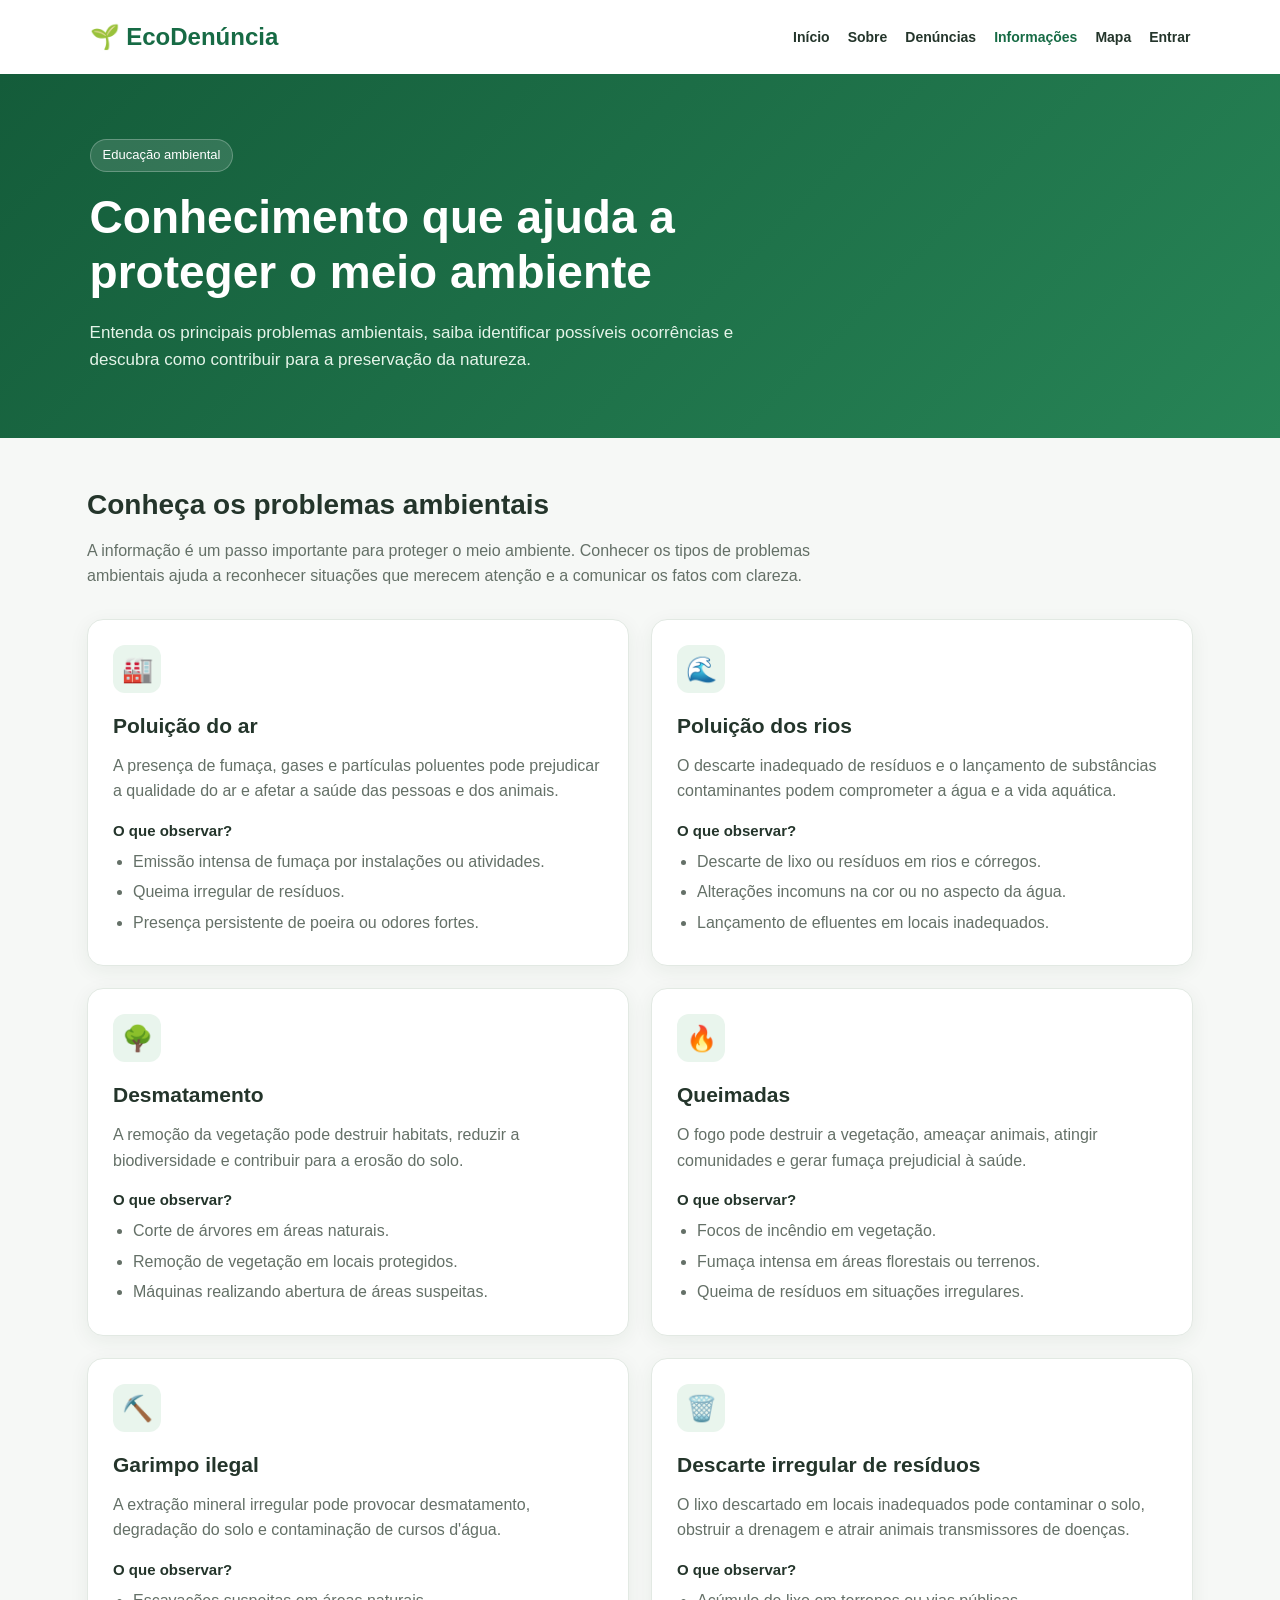
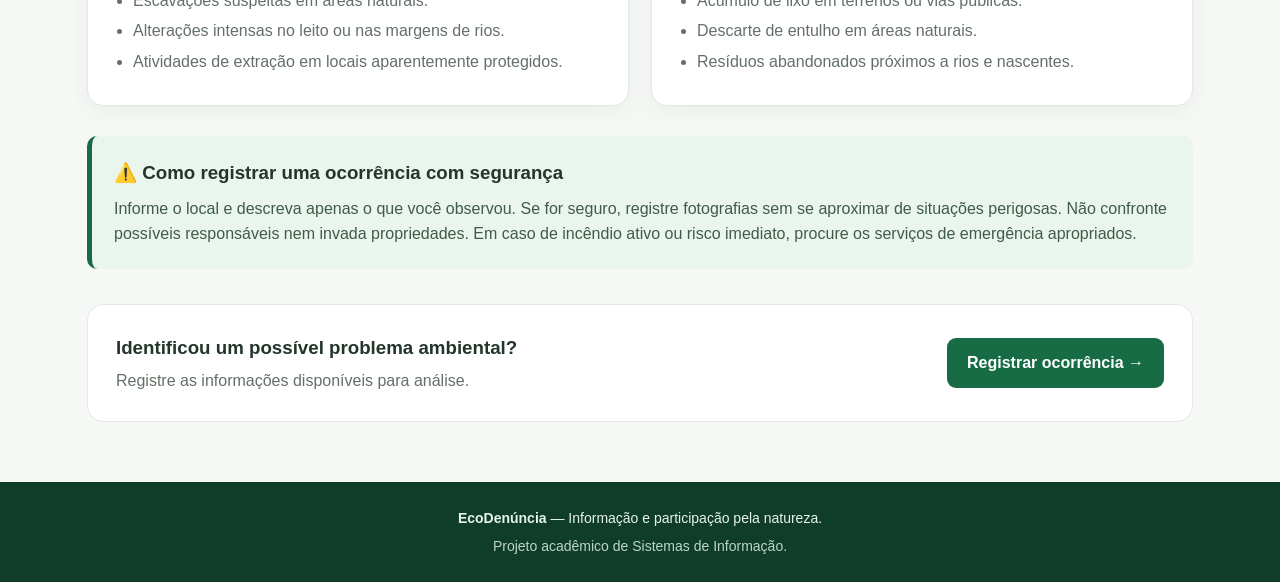
<file: informacoes.html>
<!DOCTYPE html>
<html lang="pt-BR">
<head>
  <meta charset="UTF-8">
  <meta name="viewport" content="width=device-width, initial-scale=1.0">
  <meta name="description" content="Informações sobre problemas ambientais e como ajudar a proteger o meio ambiente.">
  <title>Informações Ambientais | EcoDenúncia</title>

  <style>
    * {
      margin: 0;
      padding: 0;
      box-sizing: border-box;
    }

    :root {
      --verde: #176b45;
      --verde-escuro: #104b32;
      --verde-claro: #e9f5ed;
      --fundo: #f6f8f6;
      --texto: #24352b;
      --cinza: #647067;
      --branco: #ffffff;
    }

    body {
      font-family: Arial, Helvetica, sans-serif;
      background: var(--fundo);
      color: var(--texto);
      line-height: 1.6;
    }

    header {
      background: var(--branco);
      padding: 18px 7%;
      display: flex;
      justify-content: space-between;
      align-items: center;
      gap: 20px;
      flex-wrap: wrap;
      box-shadow: 0 2px 10px #0000000a;
    }

    .logo {
      color: var(--verde);
      font-size: 24px;
      font-weight: bold;
      text-decoration: none;
    }

    nav {
      display: flex;
      flex-wrap: wrap;
      gap: 18px;
    }

    nav a {
      text-decoration: none;
      color: var(--texto);
      font-size: 14px;
      font-weight: bold;
    }

    nav a:hover,
    nav a.ativo {
      color: var(--verde);
    }

    .hero {
      background: linear-gradient(135deg, #145c3a, #278456);
      color: white;
      padding: 65px 7%;
    }

    .hero .etiqueta {
      display: inline-block;
      background: #ffffff20;
      border: 1px solid #ffffff40;
      padding: 5px 12px;
      border-radius: 20px;
      font-size: 13px;
      margin-bottom: 18px;
    }

    .hero h1 {
      font-size: clamp(30px, 5vw, 46px);
      line-height: 1.2;
      max-width: 750px;
      margin-bottom: 18px;
    }

    .hero p {
      max-width: 650px;
      color: #e5f4e9;
      font-size: 17px;
    }

    main {
      max-width: 1150px;
      margin: auto;
      padding: 45px 22px 60px;
    }

    .introducao {
      max-width: 780px;
      margin-bottom: 30px;
    }

    .introducao h2 {
      font-size: 28px;
      margin-bottom: 10px;
    }

    .introducao p {
      color: var(--cinza);
    }

    .grade {
      display: grid;
      grid-template-columns: repeat(2, minmax(0, 1fr));
      gap: 22px;
    }

    .card {
      background: var(--branco);
      border: 1px solid #e2e9e3;
      border-radius: 16px;
      padding: 25px;
      box-shadow: 0 5px 20px #183d2510;
    }

    .icone {
      width: 48px;
      height: 48px;
      display: grid;
      place-items: center;
      border-radius: 12px;
      background: var(--verde-claro);
      font-size: 25px;
      margin-bottom: 16px;
    }

    .card h3 {
      font-size: 21px;
      margin-bottom: 10px;
    }

    .card p {
      color: var(--cinza);
      margin-bottom: 15px;
    }

    .card h4 {
      margin: 15px 0 6px;
      font-size: 15px;
    }

    .card ul {
      padding-left: 20px;
      color: var(--cinza);
    }

    .card li {
      margin-bottom: 5px;
    }

    .aviso {
      margin-top: 30px;
      background: var(--verde-claro);
      border-left: 5px solid var(--verde);
      border-radius: 10px;
      padding: 22px;
    }

    .aviso h3 {
      margin-bottom: 8px;
    }

    .aviso p {
      color: #405b49;
    }

    .acao {
      margin-top: 35px;
      background: var(--branco);
      border: 1px solid #e2e9e3;
      border-radius: 16px;
      padding: 28px;
      display: flex;
      justify-content: space-between;
      align-items: center;
      gap: 20px;
      flex-wrap: wrap;
    }

    .acao p {
      color: var(--cinza);
      margin-top: 5px;
    }

    .botao {
      display: inline-block;
      background: var(--verde);
      color: white;
      text-decoration: none;
      font-weight: bold;
      padding: 12px 20px;
      border-radius: 9px;
      transition: background 0.2s;
    }

    .botao:hover {
      background: var(--verde-escuro);
    }

    footer {
      background: #103d2a;
      color: #e5f4e9;
      text-align: center;
      padding: 25px 15px;
      font-size: 14px;
    }

    footer p + p {
      margin-top: 5px;
      color: #bdd6c5;
    }

    @media (max-width: 700px) {
      header {
        padding: 18px 5%;
      }

      nav {
        gap: 12px;
      }

      .hero {
        padding: 45px 5%;
      }

      main {
        padding: 32px 16px 45px;
      }

      .grade {
        grid-template-columns: 1fr;
      }

      .acao {
        align-items: flex-start;
      }
    }
  </style>
</head>

<body>
  <header>
    <a href="index.html" class="logo">🌱 EcoDenúncia</a>

    <nav aria-label="Navegação principal">
      <a href="index.html">Início</a>
      <a href="index.html#sobre">Sobre</a>
      <a href="nova_denuncia.html">Denúncias</a>
      <a href="informacoes.html" class="ativo">Informações</a>
      <a href="mapa.html">Mapa</a>
      <a href="login.html">Entrar</a>
    </nav>
  </header>

  <section class="hero">
    <span class="etiqueta">Educação ambiental</span>
    <h1>Conhecimento que ajuda a proteger o meio ambiente</h1>
    <p>
      Entenda os principais problemas ambientais, saiba identificar
      possíveis ocorrências e descubra como contribuir para a preservação
      da natureza.
    </p>
  </section>

  <main>
    <section class="introducao">
      <h2>Conheça os problemas ambientais</h2>
      <p>
        A informação é um passo importante para proteger o meio ambiente.
        Conhecer os tipos de problemas ambientais ajuda a reconhecer
        situações que merecem atenção e a comunicar os fatos com clareza.
      </p>
    </section>

    <section class="grade">
      <article class="card">
        <div class="icone">🏭</div>
        <h3>Poluição do ar</h3>
        <p>
          A presença de fumaça, gases e partículas poluentes pode prejudicar
          a qualidade do ar e afetar a saúde das pessoas e dos animais.
        </p>
        <h4>O que observar?</h4>
        <ul>
          <li>Emissão intensa de fumaça por instalações ou atividades.</li>
          <li>Queima irregular de resíduos.</li>
          <li>Presença persistente de poeira ou odores fortes.</li>
        </ul>
      </article>

      <article class="card">
        <div class="icone">🌊</div>
        <h3>Poluição dos rios</h3>
        <p>
          O descarte inadequado de resíduos e o lançamento de substâncias
          contaminantes podem comprometer a água e a vida aquática.
        </p>
        <h4>O que observar?</h4>
        <ul>
          <li>Descarte de lixo ou resíduos em rios e córregos.</li>
          <li>Alterações incomuns na cor ou no aspecto da água.</li>
          <li>Lançamento de efluentes em locais inadequados.</li>
        </ul>
      </article>

      <article class="card">
        <div class="icone">🌳</div>
        <h3>Desmatamento</h3>
        <p>
          A remoção da vegetação pode destruir habitats, reduzir a
          biodiversidade e contribuir para a erosão do solo.
        </p>
        <h4>O que observar?</h4>
        <ul>
          <li>Corte de árvores em áreas naturais.</li>
          <li>Remoção de vegetação em locais protegidos.</li>
          <li>Máquinas realizando abertura de áreas suspeitas.</li>
        </ul>
      </article>

      <article class="card">
        <div class="icone">🔥</div>
        <h3>Queimadas</h3>
        <p>
          O fogo pode destruir a vegetação, ameaçar animais, atingir
          comunidades e gerar fumaça prejudicial à saúde.
        </p>
        <h4>O que observar?</h4>
        <ul>
          <li>Focos de incêndio em vegetação.</li>
          <li>Fumaça intensa em áreas florestais ou terrenos.</li>
          <li>Queima de resíduos em situações irregulares.</li>
        </ul>
      </article>

      <article class="card">
        <div class="icone">⛏️</div>
        <h3>Garimpo ilegal</h3>
        <p>
          A extração mineral irregular pode provocar desmatamento,
          degradação do solo e contaminação de cursos d'água.
        </p>
        <h4>O que observar?</h4>
        <ul>
          <li>Escavações suspeitas em áreas naturais.</li>
          <li>Alterações intensas no leito ou nas margens de rios.</li>
          <li>Atividades de extração em locais aparentemente protegidos.</li>
        </ul>
      </article>

      <article class="card">
        <div class="icone">🗑️</div>
        <h3>Descarte irregular de resíduos</h3>
        <p>
          O lixo descartado em locais inadequados pode contaminar o solo,
          obstruir a drenagem e atrair animais transmissores de doenças.
        </p>
        <h4>O que observar?</h4>
        <ul>
          <li>Acúmulo de lixo em terrenos ou vias públicas.</li>
          <li>Descarte de entulho em áreas naturais.</li>
          <li>Resíduos abandonados próximos a rios e nascentes.</li>
        </ul>
      </article>
    </section>

    <section class="aviso">
      <h3>⚠️ Como registrar uma ocorrência com segurança</h3>
      <p>
        Informe o local e descreva apenas o que você observou. Se for seguro,
        registre fotografias sem se aproximar de situações perigosas.
        Não confronte possíveis responsáveis nem invada propriedades.
        Em caso de incêndio ativo ou risco imediato, procure os serviços
        de emergência apropriados.
      </p>
    </section>

    <section class="acao">
      <div>
        <h3>Identificou um possível problema ambiental?</h3>
        <p>Registre as informações disponíveis para análise.</p>
      </div>

      <a class="botao" href="nova_denuncia.html">
        Registrar ocorrência →
      </a>
    </section>
  </main>

  <footer>
    <p><strong>EcoDenúncia</strong> — Informação e participação pela natureza.</p>
    <p>Projeto acadêmico de Sistemas de Informação.</p>
  </footer>
</body>
</html>
</file>
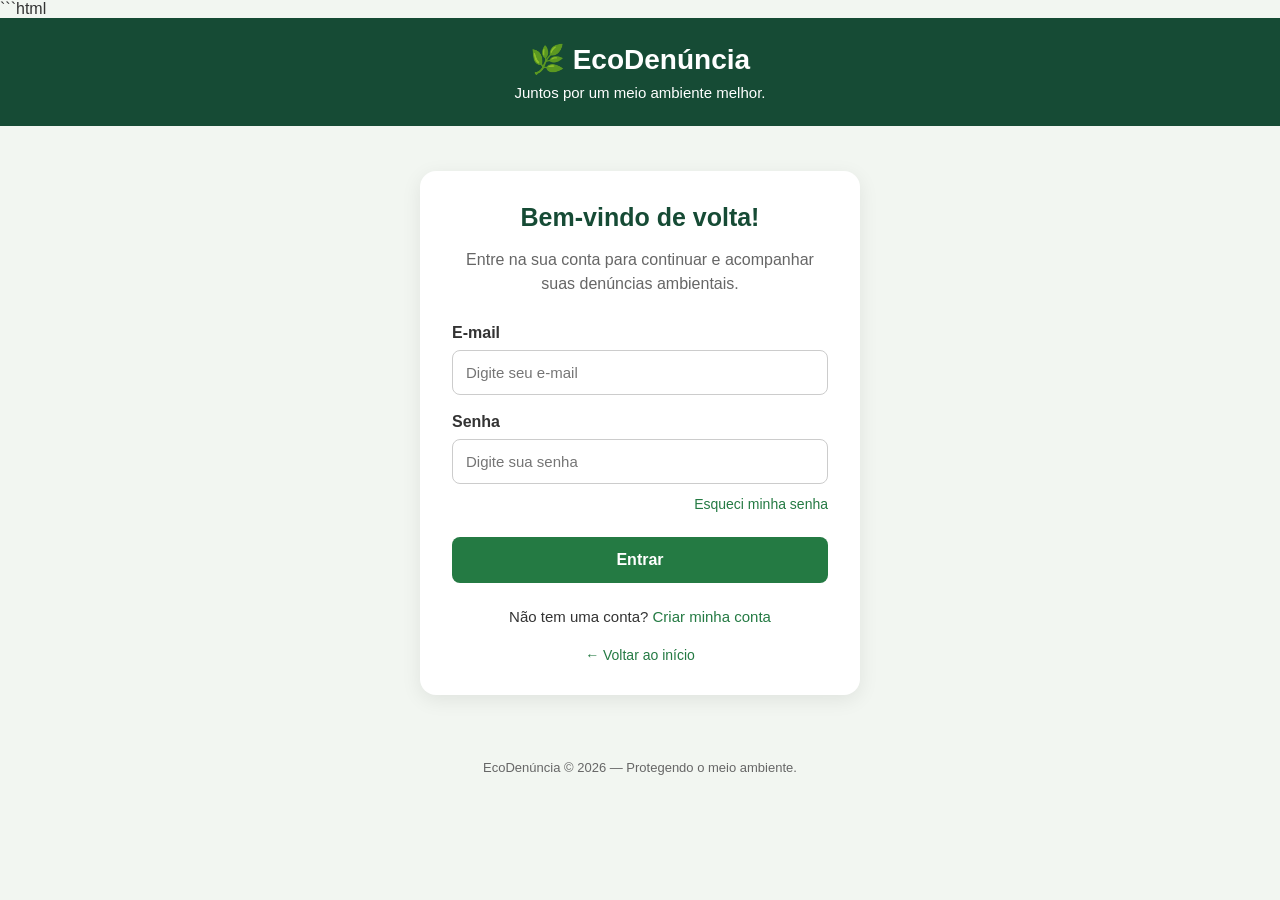
<file: login.html>
```html
<!DOCTYPE html>
<html lang="pt-BR">
<head>
    <meta charset="UTF-8">
    <meta name="viewport" content="width=device-width, initial-scale=1.0">
    <title>Entrar - EcoDenúncia</title>

    <style>
        * { box-sizing: border-box; }

        body {
            margin: 0;
            font-family: Arial, sans-serif;
            background: #f2f6f1;
            color: #333;
            min-height: 100vh;
        }

        header {
            background: #164b35;
            color: white;
            text-align: center;
            padding: 25px 15px;
        }

        header h1 { margin: 0 0 8px; font-size: 28px; }
        header p { margin: 0; font-size: 15px; }

        main {
            width: 90%;
            max-width: 440px;
            margin: 45px auto;
            padding: 32px;
            background: white;
            border-radius: 16px;
            box-shadow: 0 5px 20px rgba(0, 0, 0, 0.08);
        }

        h2 {
            color: #164b35;
            text-align: center;
            margin: 0 0 12px;
            font-size: 25px;
        }

        .descricao {
            color: #666;
            text-align: center;
            line-height: 1.5;
            margin-bottom: 28px;
        }

        label {
            display: block;
            margin: 18px 0 8px;
            font-weight: bold;
        }

        input {
            width: 100%;
            padding: 13px;
            border: 1px solid #ccc;
            border-radius: 8px;
            font-size: 15px;
            outline: none;
        }

        input:focus {
            border-color: #247a43;
            box-shadow: 0 0 0 2px rgba(36, 122, 67, 0.12);
        }

        a {
            color: #247a43;
            text-decoration: none;
        }

        a:hover { text-decoration: underline; }

        .esqueci-senha {
            display: block;
            text-align: right;
            margin-top: 12px;
            font-size: 14px;
        }

        button {
            width: 100%;
            margin-top: 25px;
            padding: 14px;
            background: #247a43;
            color: white;
            border: none;
            border-radius: 8px;
            font-size: 16px;
            font-weight: bold;
            cursor: pointer;
        }

        button:hover { background: #195d31; }

        .mensagem {
            text-align: center;
            margin-top: 16px;
            font-size: 14px;
            color: #b3261e;
        }

        .cadastro {
            text-align: center;
            margin-top: 25px;
            font-size: 15px;
        }

        .voltar {
            display: block;
            text-align: center;
            margin-top: 22px;
            font-size: 14px;
        }

        footer {
            text-align: center;
            padding: 20px;
            color: #666;
            font-size: 13px;
        }

        @media (max-width: 480px) {
            main {
                margin: 28px auto;
                padding: 25px 20px;
            }

            h2 { font-size: 23px; }
        }
    </style>
</head>

<body>
    <header>
        <h1>🌿 EcoDenúncia</h1>
        <p>Juntos por um meio ambiente melhor.</p>
    </header>

    <main>
        <h2>Bem-vindo de volta!</h2>

        <p class="descricao">
            Entre na sua conta para continuar e acompanhar suas denúncias ambientais.
        </p>

        <form id="formLogin">
            <label for="email">E-mail</label>
            <input
                type="email"
                id="email"
                placeholder="Digite seu e-mail"
                autocomplete="email"
                required
            >

            <label for="senha">Senha</label>
            <input
                type="password"
                id="senha"
                placeholder="Digite sua senha"
                autocomplete="current-password"
                required
            >

            <a class="esqueci-senha" href="esqueceu_senha.html">
                Esqueci minha senha
            </a>

            <button type="submit">Entrar</button>
            <p id="mensagem" class="mensagem"></p>
        </form>

        <div class="cadastro">
            Não tem uma conta?
            <a href="cadastro.html">Criar minha conta</a>
        </div>

        <a class="voltar" href="index.html">← Voltar ao início</a>
    </main>

    <footer>
        EcoDenúncia © 2026 — Protegendo o meio ambiente.
    </footer>

    <script>
        document.getElementById("formLogin").addEventListener("submit", async function(event) {
            event.preventDefault();

            const email = document.getElementById("email").value.trim();
            const senha = document.getElementById("senha").value;
            const mensagem = document.getElementById("mensagem");
            const botao = this.querySelector('button[type="submit"]');

            if (!email || !senha) {
                mensagem.style.color = "#b3261e";
                mensagem.textContent = "Preencha todos os campos.";
                return;
            }

            botao.disabled = true;
            botao.textContent = "Entrando...";
            mensagem.style.color = "#666";
            mensagem.textContent = "";

            try {
                const resposta = await fetch("/api/login", {
                    method: "POST",
                    headers: { "Content-Type": "application/json" },
                    body: JSON.stringify({ email, senha })
                });
                const dados = await resposta.json();

                if (!resposta.ok) {
                    mensagem.style.color = "#b3261e";
                    mensagem.textContent = dados.erro || "Não foi possível entrar.";
                    return;
                }

                mensagem.style.color = "#247a43";
                mensagem.textContent = "Login realizado com sucesso!";

                const parametros = new URLSearchParams(window.location.search);
                const destino = parametros.get("destino");
                if (destino === "confirmar_denuncia.html?modo=conta") {
                    window.location.href = "/confirmar_denuncia.html?modo=conta";
                } else {
                    window.location.href = "/perfil.html";
                }
            } catch (erro) {
                mensagem.style.color = "#b3261e";
                mensagem.textContent = "Não foi possível conectar ao servidor. Confira se o Flask está rodando.";
            } finally {
                botao.disabled = false;
                botao.textContent = "Entrar";
            }
        });
    </script>
</body>
</html>
</file>
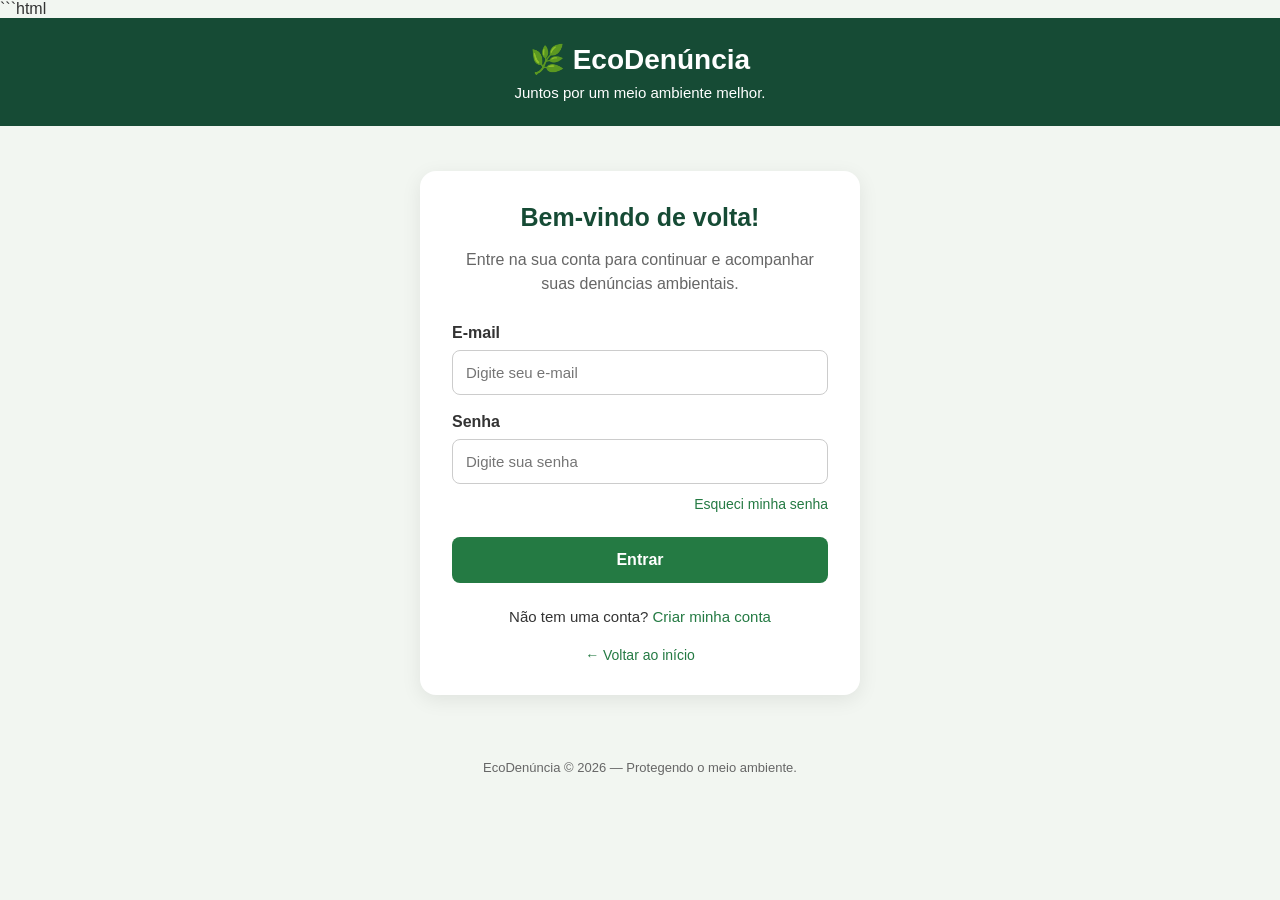
<file: login_de_segurança.html>
```html
<!DOCTYPE html>
<html lang="pt-BR">
<head>
    <meta charset="UTF-8">
    <meta name="viewport" content="width=device-width, initial-scale=1.0">
    <title>Entrar - EcoDenúncia</title>

    <style>
        * { box-sizing: border-box; }

        body {
            margin: 0;
            font-family: Arial, sans-serif;
            background: #f2f6f1;
            color: #333;
            min-height: 100vh;
        }

        header {
            background: #164b35;
            color: white;
            text-align: center;
            padding: 25px 15px;
        }

        header h1 { margin: 0 0 8px; font-size: 28px; }
        header p { margin: 0; font-size: 15px; }

        main {
            width: 90%;
            max-width: 440px;
            margin: 45px auto;
            padding: 32px;
            background: white;
            border-radius: 16px;
            box-shadow: 0 5px 20px rgba(0, 0, 0, 0.08);
        }

        h2 {
            color: #164b35;
            text-align: center;
            margin: 0 0 12px;
            font-size: 25px;
        }

        .descricao {
            color: #666;
            text-align: center;
            line-height: 1.5;
            margin-bottom: 28px;
        }

        label {
            display: block;
            margin: 18px 0 8px;
            font-weight: bold;
        }

        input {
            width: 100%;
            padding: 13px;
            border: 1px solid #ccc;
            border-radius: 8px;
            font-size: 15px;
            outline: none;
        }

        input:focus {
            border-color: #247a43;
            box-shadow: 0 0 0 2px rgba(36, 122, 67, 0.12);
        }

        a {
            color: #247a43;
            text-decoration: none;
        }

        a:hover { text-decoration: underline; }

        .esqueci-senha {
            display: block;
            text-align: right;
            margin-top: 12px;
            font-size: 14px;
        }

        button {
            width: 100%;
            margin-top: 25px;
            padding: 14px;
            background: #247a43;
            color: white;
            border: none;
            border-radius: 8px;
            font-size: 16px;
            font-weight: bold;
            cursor: pointer;
        }

        button:hover { background: #195d31; }

        .mensagem {
            text-align: center;
            margin-top: 16px;
            font-size: 14px;
            color: #b3261e;
        }

        .cadastro {
            text-align: center;
            margin-top: 25px;
            font-size: 15px;
        }

        .voltar {
            display: block;
            text-align: center;
            margin-top: 22px;
            font-size: 14px;
        }

        footer {
            text-align: center;
            padding: 20px;
            color: #666;
            font-size: 13px;
        }

        @media (max-width: 480px) {
            main {
                margin: 28px auto;
                padding: 25px 20px;
            }

            h2 { font-size: 23px; }
        }
    </style>
</head>

<body>
    <header>
        <h1>🌿 EcoDenúncia</h1>
        <p>Juntos por um meio ambiente melhor.</p>
    </header>

    <main>
        <h2>Bem-vindo de volta!</h2>

        <p class="descricao">
            Entre na sua conta para continuar e acompanhar suas denúncias ambientais.
        </p>

        <form id="formLogin">
            <label for="email">E-mail</label>
            <input
                type="email"
                id="email"
                placeholder="Digite seu e-mail"
                autocomplete="email"
                required
            >

            <label for="senha">Senha</label>
            <input
                type="password"
                id="senha"
                placeholder="Digite sua senha"
                autocomplete="current-password"
                required
            >

            <a class="esqueci-senha" href="esqueceu_senha.html">
                Esqueci minha senha
            </a>

            <button type="submit">Entrar</button>
            <p id="mensagem" class="mensagem"></p>
        </form>

        <div class="cadastro">
            Não tem uma conta?
            <a href="cadastro.html">Criar minha conta</a>
        </div>

        <a class="voltar" href="index.html">← Voltar ao início</a>
    </main>

    <footer>
        EcoDenúncia © 2026 — Protegendo o meio ambiente.
    </footer>

    <script>
        document.getElementById("formLogin").addEventListener("submit", function(event) {
            event.preventDefault();

            const email = document.getElementById("email").value.trim();
            const senha = document.getElementById("senha").value;
            const mensagem = document.getElementById("mensagem");

            if (!email || !senha) {
                mensagem.textContent = "Preencha todos os campos.";
                return;
            }

            // Login demonstrativo: não valida uma conta real.
            const parametros = new URLSearchParams(window.location.search);
            const destino = parametros.get("destino");

            if (destino === "confirmar_denuncia.html?modo=conta") {
                window.location.href = destino;
            } else {
                mensagem.style.color = "#247a43";
                mensagem.textContent = "Login demonstrativo realizado!";

                setTimeout(function() {
                    window.location.href = "perfil.html";
                }, 700);
            }
        });
    </script>
</body>
</html>
</file>
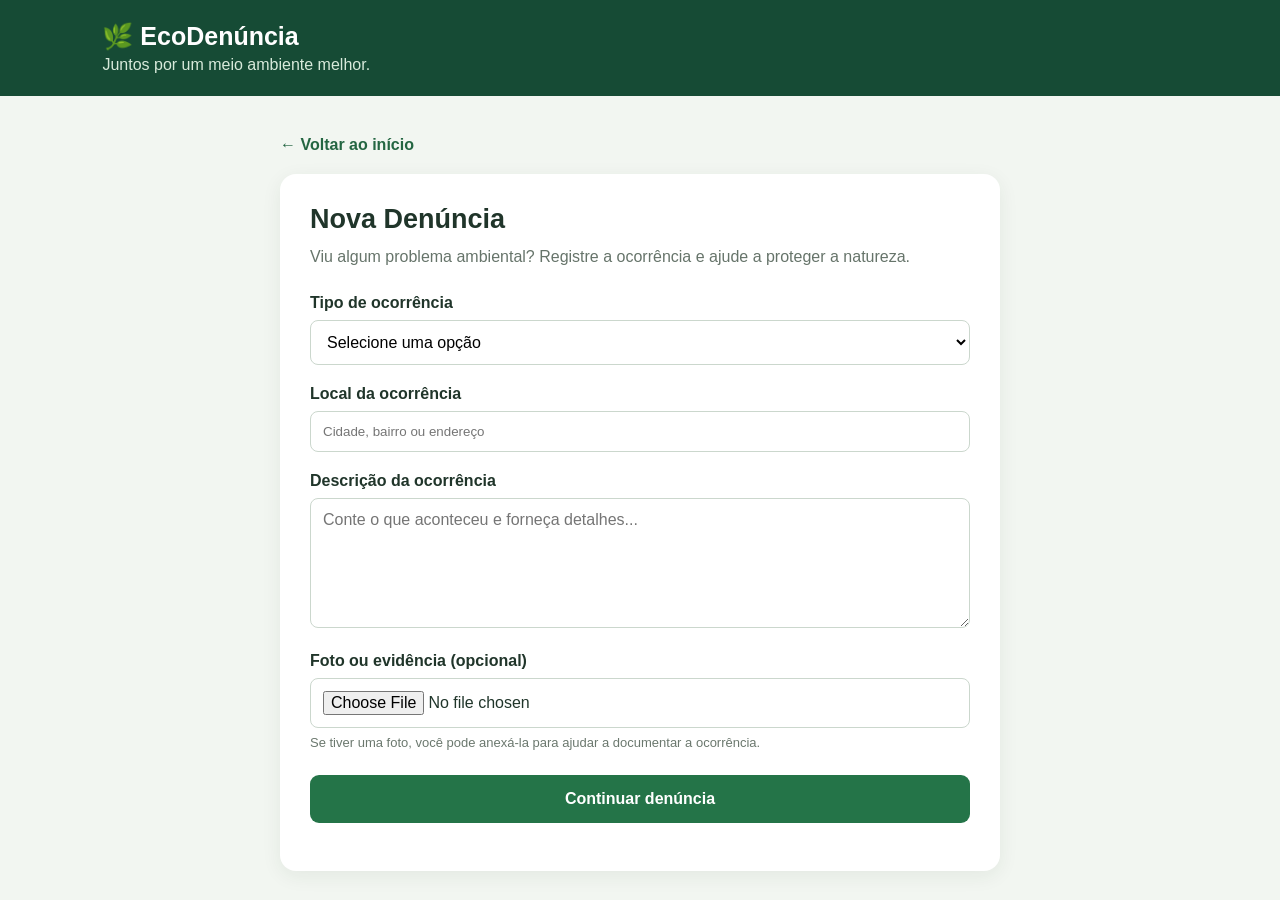
<file: nova_denuncia.html>
<!DOCTYPE html>
<html lang="pt-BR">
<head>
    <meta charset="UTF-8">
    <meta name="viewport" content="width=device-width, initial-scale=1.0">
    <title>Nova Denúncia | EcoDenúncia</title>

    <style>
        * {
            box-sizing: border-box;
            margin: 0;
            padding: 0;
        }

        body {
            font-family: Arial, sans-serif;
            background: #f2f6f1;
            color: #20352a;
            min-height: 100vh;
        }

        header {
            background: #164b35;
            color: white;
            padding: 22px 8%;
        }

        header h1 {
            font-size: 25px;
        }

        header p {
            margin-top: 5px;
            color: #d8eadb;
        }

        main {
            width: 90%;
            max-width: 720px;
            margin: 40px auto;
        }

        .voltar {
            display: inline-block;
            margin-bottom: 20px;
            color: #246642;
            text-decoration: none;
            font-weight: bold;
        }

        .formulario {
            background: white;
            padding: 30px;
            border-radius: 16px;
            box-shadow: 0 5px 20px #163b2112;
        }

        .formulario h2 {
            margin-bottom: 10px;
            font-size: 27px;
        }

        .descricao-inicial {
            color: #66746a;
            line-height: 1.5;
            margin-bottom: 25px;
        }

        label {
            display: block;
            margin: 20px 0 8px;
            font-weight: bold;
        }

        select,
        textarea,
        input[type="file"] {
            width: 100%;
            padding: 12px;
            border: 1px solid #cbd7cd;
            border-radius: 8px;
            font: inherit;
            background: white;
        }

        textarea {
            min-height: 130px;
            resize: vertical;
        }

        .ajuda {
            color: #6b786e;
            font-size: 13px;
            margin-top: 7px;
        }

        button {
            width: 100%;
            margin-top: 25px;
            padding: 15px;
            border: none;
            border-radius: 9px;
            background: #247448;
            color: white;
            font-size: 16px;
            font-weight: bold;
            cursor: pointer;
        }

        button:hover {
            background: #195c36;
        }

        #mensagem {
            margin-top: 18px;
            line-height: 1.5;
        }

        @media (max-width: 500px) {
            .formulario {
                padding: 22px 18px;
            }

            header {
                padding: 20px 5%;
            }

            main {
                margin-top: 25px;
            }
        }
    </style>
</head>

<body>

    <header>
        <h1>🌿 EcoDenúncia</h1>
        <p>Juntos por um meio ambiente melhor.</p>
    </header>

    <main>
        <a class="voltar" href="index.html">← Voltar ao início</a>

        <section class="formulario">
            <h2>Nova Denúncia</h2>

            <p class="descricao-inicial">
                Viu algum problema ambiental? Registre a ocorrência
                e ajude a proteger a natureza.
            </p>

            <form id="formDenuncia">

                <label for="tipo">Tipo de ocorrência</label>
                <select id="tipo" required>
                    <option value="">Selecione uma opção</option>
                    <option>Poluição do ar</option>
                    <option>Poluição dos rios</option>
                    <option>Desmatamento</option>
                    <option>Queimadas</option>
                    <option>Garimpo ilegal</option>
                    <option>Outro problema ambiental</option>
                </select>

                <label for="local">Local da ocorrência</label>
                <input
                    type="text"
                    id="local"
                    placeholder="Cidade, bairro ou endereço"
                    required
                    style="width:100%; padding:12px; border:1px solid #cbd7cd; border-radius:8px;"
                >

                <label for="descricao">Descrição da ocorrência</label>
                <textarea
                    id="descricao"
                    placeholder="Conte o que aconteceu e forneça detalhes..."
                    required
                    maxlength="2000"
                ></textarea>

                <label for="foto">Foto ou evidência (opcional)</label>
                <input
                    type="file"
                    id="foto"
                    accept="image/*"
                >

                <p class="ajuda">
                    Se tiver uma foto, você pode anexá-la para ajudar
                    a documentar a ocorrência.
                </p>

                <button type="submit">Continuar denúncia</button>

                <p id="mensagem" role="status"></p>

            </form>
        </section>
    </main>

    <script>
        const formulario = document.getElementById("formDenuncia");
        const mensagem = document.getElementById("mensagem");

        formulario.addEventListener("submit", function(event) {
            event.preventDefault();

            const tipo = document.getElementById("tipo").value;
            const local = document.getElementById("local").value.trim();
            const descricao = document.getElementById("descricao").value.trim();
            const foto = document.getElementById("foto").files[0];

            mensagem.textContent = "";

            const dados = {
                tipo: tipo,
                local: local,
                descricao: descricao,
                fotoNome: foto ? foto.name : "",
                fotoTipo: foto ? foto.type : "",
                fotoData: ""
            };

            function salvarEContinuar() {
                try {
                    sessionStorage.setItem(
                        "rascunhoDenuncia",
                        JSON.stringify(dados)
                    );

                    window.location.href = "continuar_denuncia.html";
                } catch (erro) {
                    mensagem.style.color = "#b42318";
                    mensagem.textContent =
                        "Não foi possível guardar os dados. Tente usar uma foto menor.";
                }
            }

            if (foto) {
                if (!foto.type.startsWith("image/")) {
                    mensagem.style.color = "#b42318";
                    mensagem.textContent =
                        "Selecione um arquivo de imagem válido.";
                    return;
                }

                if (foto.size > 5 * 1024 * 1024) {
                    mensagem.style.color = "#b42318";
                    mensagem.textContent =
                        "A foto deve ter no máximo 5 MB.";
                    return;
                }

                const leitor = new FileReader();

                leitor.onload = function() {
                    dados.fotoData = leitor.result;
                    salvarEContinuar();
                };

                leitor.onerror = function() {
                    mensagem.style.color = "#b42318";
                    mensagem.textContent =
                        "Não foi possível carregar a foto. Tente novamente.";
                };

                leitor.readAsDataURL(foto);
            } else {
                salvarEContinuar();
            }
        });
    </script>

</body>
</html>
</file>
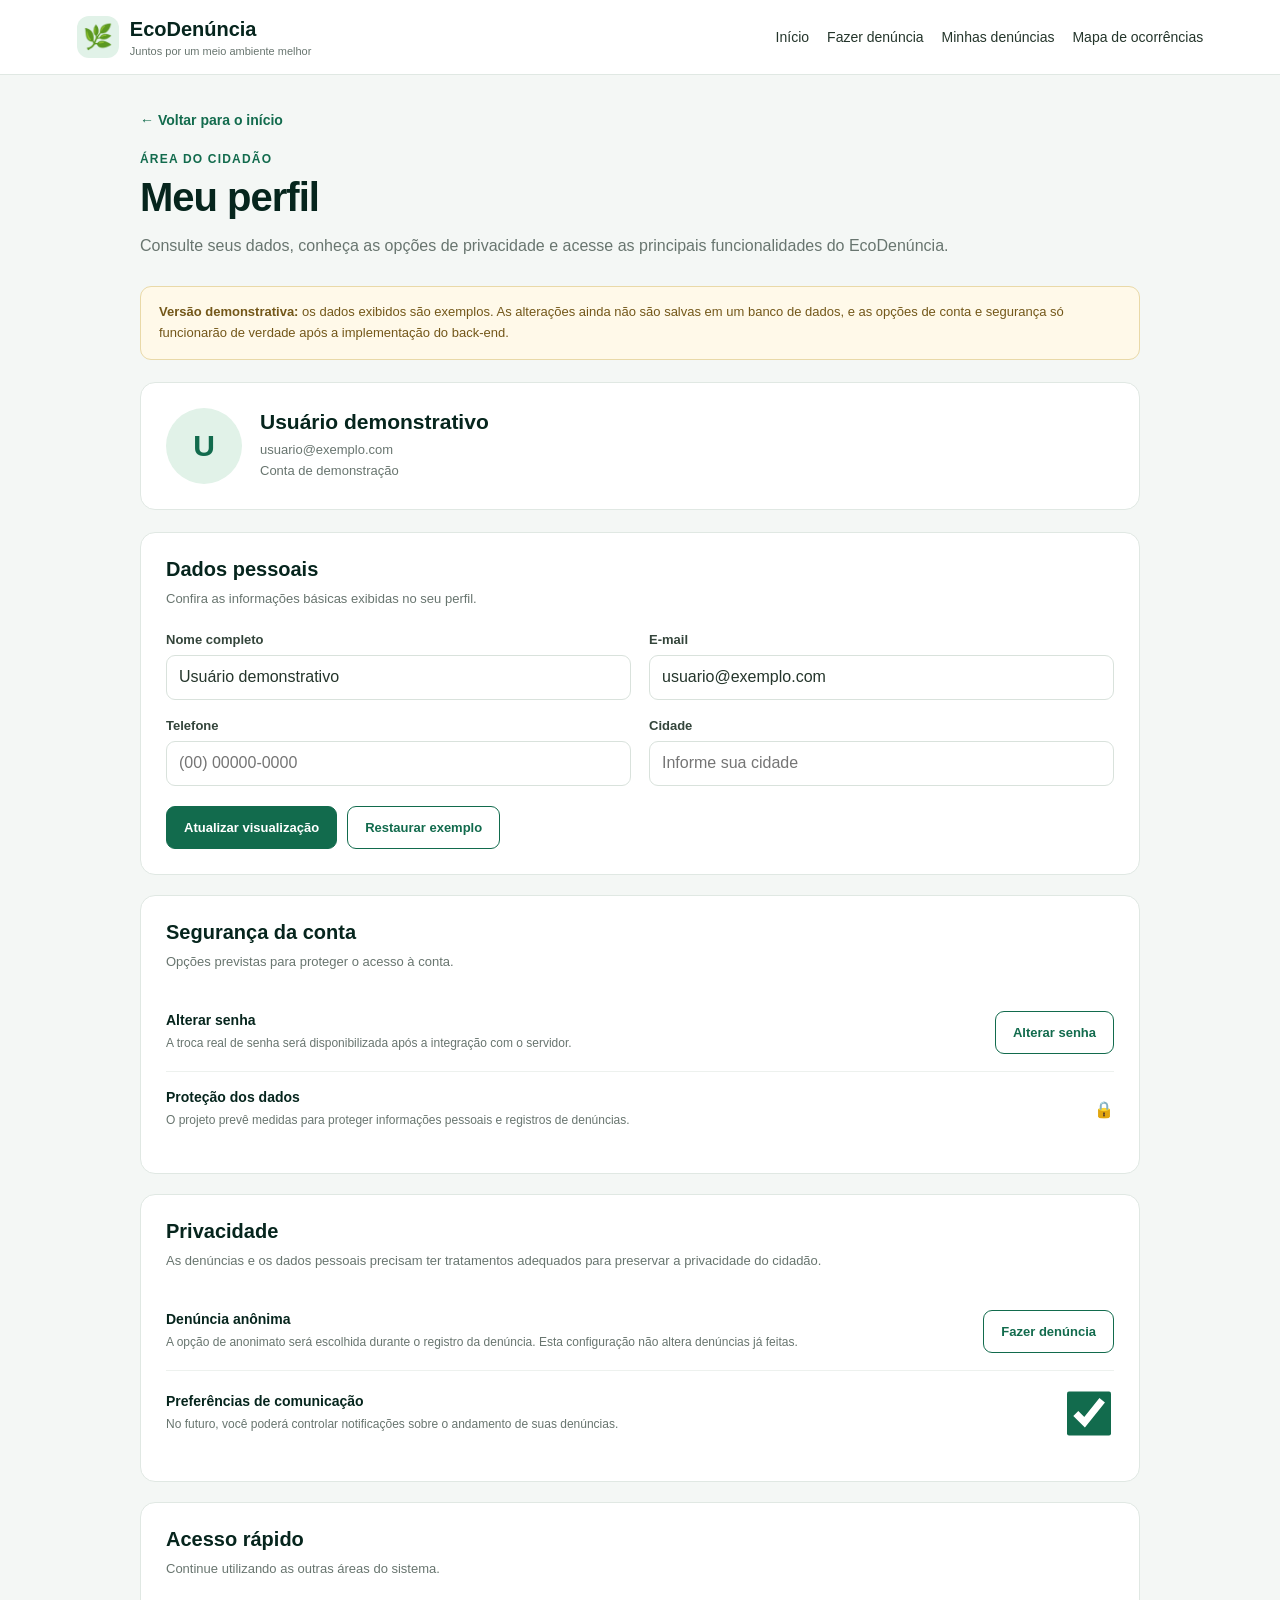
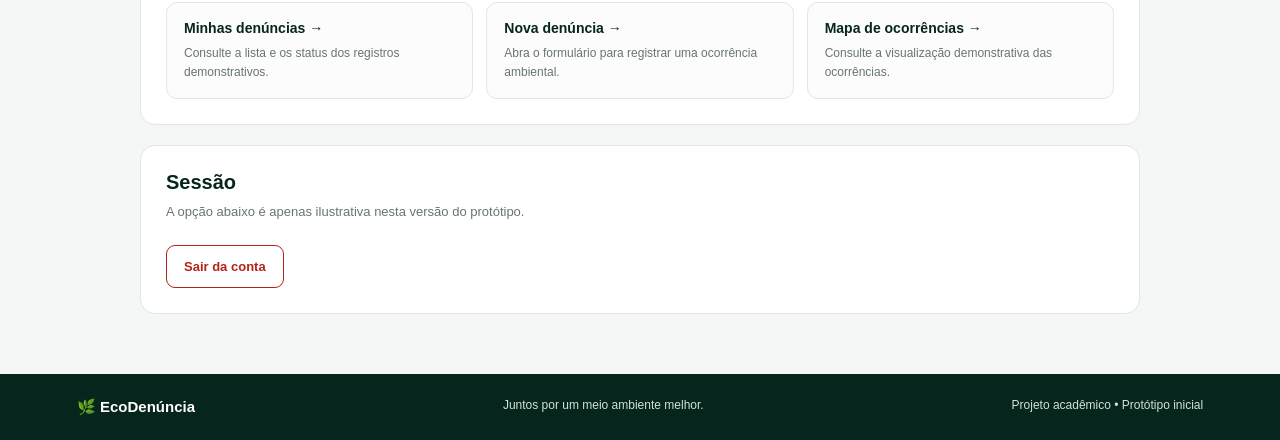
<file: perfil.html>
<!DOCTYPE html>
<html lang="pt-BR">
<head>
  <meta charset="UTF-8">
  <meta name="viewport" content="width=device-width, initial-scale=1.0">
  <meta name="theme-color" content="#06251d">
  <title>Meu perfil | EcoDenúncia</title>

  <style>
    :root {
      --dark: #06251d;
      --green: #126b4d;
      --background: #f4f7f5;
      --muted: #68756f;
      --border: #e0e8e3;
      --white: #fff;
    }

    * { box-sizing: border-box; }

    body {
      margin: 0;
      font-family: Arial, Helvetica, sans-serif;
      color: #24352b;
      background: var(--background);
    }

    a { color: inherit; text-decoration: none; }

    input, button { font: inherit; }

    .topbar {
      display: flex;
      justify-content: space-between;
      align-items: center;
      flex-wrap: wrap;
      gap: 18px;
      padding: 16px 6%;
      background: var(--white);
      border-bottom: 1px solid var(--border);
    }

    .brand {
      display: flex;
      align-items: center;
      gap: 11px;
      color: var(--dark);
      font-size: 20px;
      font-weight: 800;
    }

    .brand-icon {
      display: grid;
      place-items: center;
      width: 42px;
      height: 42px;
      border-radius: 12px;
      background: #e1f2e8;
      font-size: 24px;
    }

    .brand small {
      display: block;
      margin-top: 4px;
      color: var(--muted);
      font-size: 11px;
      font-weight: 400;
    }

    nav {
      display: flex;
      align-items: center;
      flex-wrap: wrap;
      gap: 18px;
      font-size: 14px;
    }

    nav a:hover { color: var(--green); }

    main {
      width: min(1000px, 90%);
      margin: 36px auto 60px;
    }

    .back {
      display: inline-block;
      margin-bottom: 24px;
      color: var(--green);
      font-size: 14px;
      font-weight: 700;
    }

    .eyebrow {
      margin: 0 0 9px;
      color: var(--green);
      font-size: 12px;
      font-weight: 800;
      letter-spacing: 1.2px;
      text-transform: uppercase;
    }

    h1 {
      margin: 0;
      color: var(--dark);
      font-size: clamp(29px, 4vw, 40px);
      letter-spacing: -1px;
    }

    .intro {
      margin: 12px 0 27px;
      color: var(--muted);
      line-height: 1.7;
    }

    .demo-notice {
      padding: 15px 18px;
      margin-bottom: 22px;
      border: 1px solid #e9d9a8;
      border-radius: 11px;
      background: #fff9e9;
      color: #735719;
      font-size: 13px;
      line-height: 1.6;
    }

    .profile-header {
      display: flex;
      align-items: center;
      gap: 18px;
      padding: 25px;
      margin-bottom: 22px;
      border: 1px solid var(--border);
      border-radius: 15px;
      background: var(--white);
    }

    .avatar {
      display: grid;
      place-items: center;
      width: 76px;
      height: 76px;
      flex-shrink: 0;
      border-radius: 50%;
      background: #e1f2e8;
      color: var(--green);
      font-size: 30px;
      font-weight: 800;
    }

    .profile-header h2 {
      margin: 0 0 6px;
      color: var(--dark);
      font-size: 21px;
    }

    .profile-header p {
      margin: 0;
      color: var(--muted);
      font-size: 13px;
      line-height: 1.6;
    }

    .card {
      padding: 25px;
      margin-bottom: 20px;
      border: 1px solid var(--border);
      border-radius: 15px;
      background: var(--white);
    }

    .card h2 {
      margin: 0 0 8px;
      color: var(--dark);
      font-size: 20px;
    }

    .card-description {
      margin: 0 0 22px;
      color: var(--muted);
      font-size: 13px;
      line-height: 1.6;
    }

    .form-grid {
      display: grid;
      grid-template-columns: repeat(2, minmax(0, 1fr));
      gap: 18px;
    }

    .field {
      display: flex;
      flex-direction: column;
      gap: 8px;
    }

    .field.full { grid-column: 1 / -1; }

    label {
      color: #34453b;
      font-size: 13px;
      font-weight: 700;
    }

    input {
      width: 100%;
      min-height: 45px;
      padding: 12px;
      border: 1px solid #d9e2dc;
      border-radius: 9px;
      background: #fff;
      color: #24352b;
      outline: none;
    }

    input:focus {
      border-color: var(--green);
      box-shadow: 0 0 0 3px #126b4d1a;
    }

    input:disabled {
      background: #f0f3f1;
      color: #68756f;
      cursor: not-allowed;
    }

    .hint {
      color: var(--muted);
      font-size: 11px;
      line-height: 1.5;
    }

    .button {
      display: inline-flex;
      justify-content: center;
      align-items: center;
      min-height: 43px;
      padding: 12px 17px;
      border: 1px solid var(--green);
      border-radius: 9px;
      background: var(--green);
      color: white;
      font-size: 13px;
      font-weight: 700;
      cursor: pointer;
    }

    .button:hover { background: #0b543b; }

    .button-outline {
      background: white;
      color: var(--green);
    }

    .button-outline:hover { background: #edf4ef; }

    .button-danger {
      border-color: #b42318;
      background: white;
      color: #b42318;
    }

    .button-danger:hover {
      background: #fff1f0;
    }

    .card-actions {
      display: flex;
      flex-wrap: wrap;
      gap: 10px;
      margin-top: 20px;
    }

    .setting-row {
      display: flex;
      justify-content: space-between;
      align-items: center;
      gap: 18px;
      padding: 17px 0;
      border-top: 1px solid #edf1ee;
    }

    .setting-row:first-of-type { border-top: 0; }

    .setting-copy strong {
      display: block;
      margin-bottom: 6px;
      color: var(--dark);
      font-size: 14px;
    }

    .setting-copy p {
      margin: 0;
      color: var(--muted);
      font-size: 12px;
      line-height: 1.6;
    }

    .toggle {
      width: 44px;
      height: 25px;
      flex-shrink: 0;
      accent-color: var(--green);
      cursor: pointer;
    }

    .quick-links {
      display: grid;
      grid-template-columns: repeat(3, minmax(0, 1fr));
      gap: 13px;
    }

    .quick-link {
      display: block;
      padding: 17px;
      border: 1px solid var(--border);
      border-radius: 11px;
      background: #fbfcfb;
      transition: border-color .2s, background .2s;
    }

    .quick-link:hover {
      border-color: var(--green);
      background: #f0f8f3;
    }

    .quick-link strong {
      display: block;
      margin-bottom: 7px;
      color: var(--dark);
      font-size: 14px;
    }

    .quick-link span {
      color: var(--muted);
      font-size: 12px;
      line-height: 1.5;
    }

    .message {
      display: none;
      margin-top: 16px;
      padding: 12px 14px;
      border-radius: 9px;
      background: #e1f2e8;
      color: #17663f;
      font-size: 13px;
      line-height: 1.6;
    }

    .footer {
      display: flex;
      justify-content: space-between;
      flex-wrap: wrap;
      gap: 12px;
      padding: 24px 6%;
      background: var(--dark);
      color: #d2e1d8;
      font-size: 12px;
    }

    .footer strong {
      color: white;
      font-size: 15px;
    }

    @media (max-width: 650px) {
      .topbar {
        align-items: flex-start;
        flex-direction: column;
      }

      nav { gap: 12px; }

      main { margin-top: 25px; }

      .profile-header, .card { padding: 19px; }

      .form-grid { grid-template-columns: 1fr; }

      .field.full { grid-column: auto; }

      .quick-links { grid-template-columns: 1fr; }

      .setting-row { align-items: flex-start; }

      .card-actions .button { width: 100%; }

      .footer { flex-direction: column; }
    }
  </style>
</head>

<body>
  <header class="topbar">
    <a class="brand" href="index.html#inicio">
      <span class="brand-icon">🌿</span>
      <span>
        EcoDenúncia
        <small>Juntos por um meio ambiente melhor</small>
      </span>
    </a>

    <nav aria-label="Navegação principal">
      <a href="index.html#inicio">Início</a>
      <a href="nova_denuncia.html">Fazer denúncia</a>
      <a href="minhas_denuncias.html">Minhas denúncias</a>
      <a href="mapa.html">Mapa de ocorrências</a>
    </nav>
  </header>

  <main>
    <a class="back" href="index.html">← Voltar para o início</a>

    <p class="eyebrow">Área do cidadão</p>
    <h1>Meu perfil</h1>
    <p class="intro">
      Consulte seus dados, conheça as opções de privacidade e acesse
      as principais funcionalidades do EcoDenúncia.
    </p>

    <div class="demo-notice">
      <strong>Versão demonstrativa:</strong> os dados exibidos são exemplos.
      As alterações ainda não são salvas em um banco de dados, e as opções
      de conta e segurança só funcionarão de verdade após a implementação
      do back-end.
    </div>

    <section class="profile-header">
      <div class="avatar" id="avatar">U</div>
      <div>
        <h2 id="profileName">Usuário demonstrativo</h2>
        <p id="profileEmail">usuario@exemplo.com</p>
        <p>Conta de demonstração</p>
      </div>
    </section>

    <section class="card">
      <h2>Dados pessoais</h2>
      <p class="card-description">
        Confira as informações básicas exibidas no seu perfil.
      </p>

      <form id="profileForm">
        <div class="form-grid">
          <div class="field">
            <label for="name">Nome completo</label>
            <input id="name" name="name" type="text"
              value="Usuário demonstrativo" required>
          </div>

          <div class="field">
            <label for="email">E-mail</label>
            <input id="email" name="email" type="email"
              value="usuario@exemplo.com" required>
          </div>

          <div class="field">
            <label for="phone">Telefone</label>
            <input id="phone" name="phone" type="tel"
              placeholder="(00) 00000-0000">
          </div>

          <div class="field">
            <label for="city">Cidade</label>
            <input id="city" name="city" type="text"
              placeholder="Informe sua cidade">
          </div>
        </div>

        <div class="card-actions">
          <button class="button" type="submit">Atualizar visualização</button>
          <button class="button button-outline" type="reset">Restaurar exemplo</button>
        </div>

        <div class="message" id="profileMessage" role="status"></div>
      </form>
    </section>

    <section class="card">
      <h2>Segurança da conta</h2>
      <p class="card-description">
        Opções previstas para proteger o acesso à conta.
      </p>

      <div class="setting-row">
        <div class="setting-copy">
          <strong>Alterar senha</strong>
          <p>A troca real de senha será disponibilizada após a integração com o servidor.</p>
        </div>
        <button class="button button-outline" id="passwordButton" type="button">
          Alterar senha
        </button>
      </div>

      <div class="setting-row">
        <div class="setting-copy">
          <strong>Proteção dos dados</strong>
          <p>O projeto prevê medidas para proteger informações pessoais e registros de denúncias.</p>
        </div>
        <span aria-label="Informação">🔒</span>
      </div>

      <div class="message" id="securityMessage" role="status"></div>
    </section>

    <section class="card">
      <h2>Privacidade</h2>
      <p class="card-description">
        As denúncias e os dados pessoais precisam ter tratamentos adequados
        para preservar a privacidade do cidadão.
      </p>

      <div class="setting-row">
        <div class="setting-copy">
          <strong>Denúncia anônima</strong>
          <p>
            A opção de anonimato será escolhida durante o registro da denúncia.
            Esta configuração não altera denúncias já feitas.
          </p>
        </div>
        <a class="button button-outline" href="nova_denuncia.html">Fazer denúncia</a>
      </div>

      <div class="setting-row">
        <div class="setting-copy">
          <strong>Preferências de comunicação</strong>
          <p>
            No futuro, você poderá controlar notificações sobre o andamento
            de suas denúncias.
          </p>
        </div>
        <input class="toggle" id="notifications" type="checkbox"
          aria-label="Ativar preferência demonstrativa de notificações" checked>
      </div>

      <div class="message" id="privacyMessage" role="status"></div>
    </section>

    <section class="card">
      <h2>Acesso rápido</h2>
      <p class="card-description">
        Continue utilizando as outras áreas do sistema.
      </p>

      <div class="quick-links">
        <a class="quick-link" href="minhas_denuncias.html">
          <strong>Minhas denúncias →</strong>
          <span>Consulte a lista e os status dos registros demonstrativos.</span>
        </a>

        <a class="quick-link" href="nova_denuncia.html">
          <strong>Nova denúncia →</strong>
          <span>Abra o formulário para registrar uma ocorrência ambiental.</span>
        </a>

        <a class="quick-link" href="mapa.html">
          <strong>Mapa de ocorrências →</strong>
          <span>Consulte a visualização demonstrativa das ocorrências.</span>
        </a>
      </div>
    </section>

    <section class="card">
      <h2>Sessão</h2>
      <p class="card-description">
        A opção abaixo é apenas ilustrativa nesta versão do protótipo.
      </p>

      <button class="button button-danger" id="logoutButton" type="button">
        Sair da conta
      </button>

      <div class="message" id="logoutMessage" role="status"></div>
    </section>
  </main>

  <footer class="footer">
    <strong>🌿 EcoDenúncia</strong>
    <span>Juntos por um meio ambiente melhor.</span>
    <span>Projeto acadêmico • Protótipo inicial</span>
  </footer>

  <script>
    const profileForm = document.getElementById("profileForm");
    const nameInput = document.getElementById("name");
    const emailInput = document.getElementById("email");

    const originalProfile = {
      name: "Usuário demonstrativo",
      email: "usuario@exemplo.com",
      phone: "",
      city: ""
    };

    function showMessage(id, message) {
      const element = document.getElementById(id);
      element.textContent = message;
      element.style.display = "block";
    }

    function updateProfilePreview() {
      const name = nameInput.value.trim() || "Usuário demonstrativo";
      document.getElementById("profileName").textContent = name;
      document.getElementById("profileEmail").textContent =
        emailInput.value.trim() || "E-mail não informado";

      const firstLetter = name.charAt(0).toUpperCase();
      document.getElementById("avatar").textContent = firstLetter;
    }

    profileForm.addEventListener("submit", event => {
      event.preventDefault();
      updateProfilePreview();

      showMessage(
        "profileMessage",
        "Visualização atualizada nesta página. Os dados não foram salvos no servidor."
      );
    });

    profileForm.addEventListener("reset", () => {
      setTimeout(() => {
        document.getElementById("name").value = originalProfile.name;
        document.getElementById("email").value = originalProfile.email;
        document.getElementById("phone").value = originalProfile.phone;
        document.getElementById("city").value = originalProfile.city;
        updateProfilePreview();

        document.getElementById("profileMessage").style.display = "none";
      }, 0);
    });

    document.getElementById("passwordButton").addEventListener("click", () => {
      showMessage(
        "securityMessage",
        "A alteração de senha será implementada com o sistema de autenticação do back-end."
      );
    });

    document.getElementById("notifications").addEventListener("change", event => {
      showMessage(
        "privacyMessage",
        event.target.checked
          ? "Preferência demonstrativa ativada. Ela ainda não está salva."
          : "Preferência demonstrativa desativada. Ela ainda não está salva."
      );
    });

    document.getElementById("logoutButton").addEventListener("click", () => {
      showMessage(
        "logoutMessage",
        "O login ainda não está conectado a uma sessão real. A opção de sair será implementada junto com a autenticação."
      );
    });
  </script>
</body>
</html>
</file>
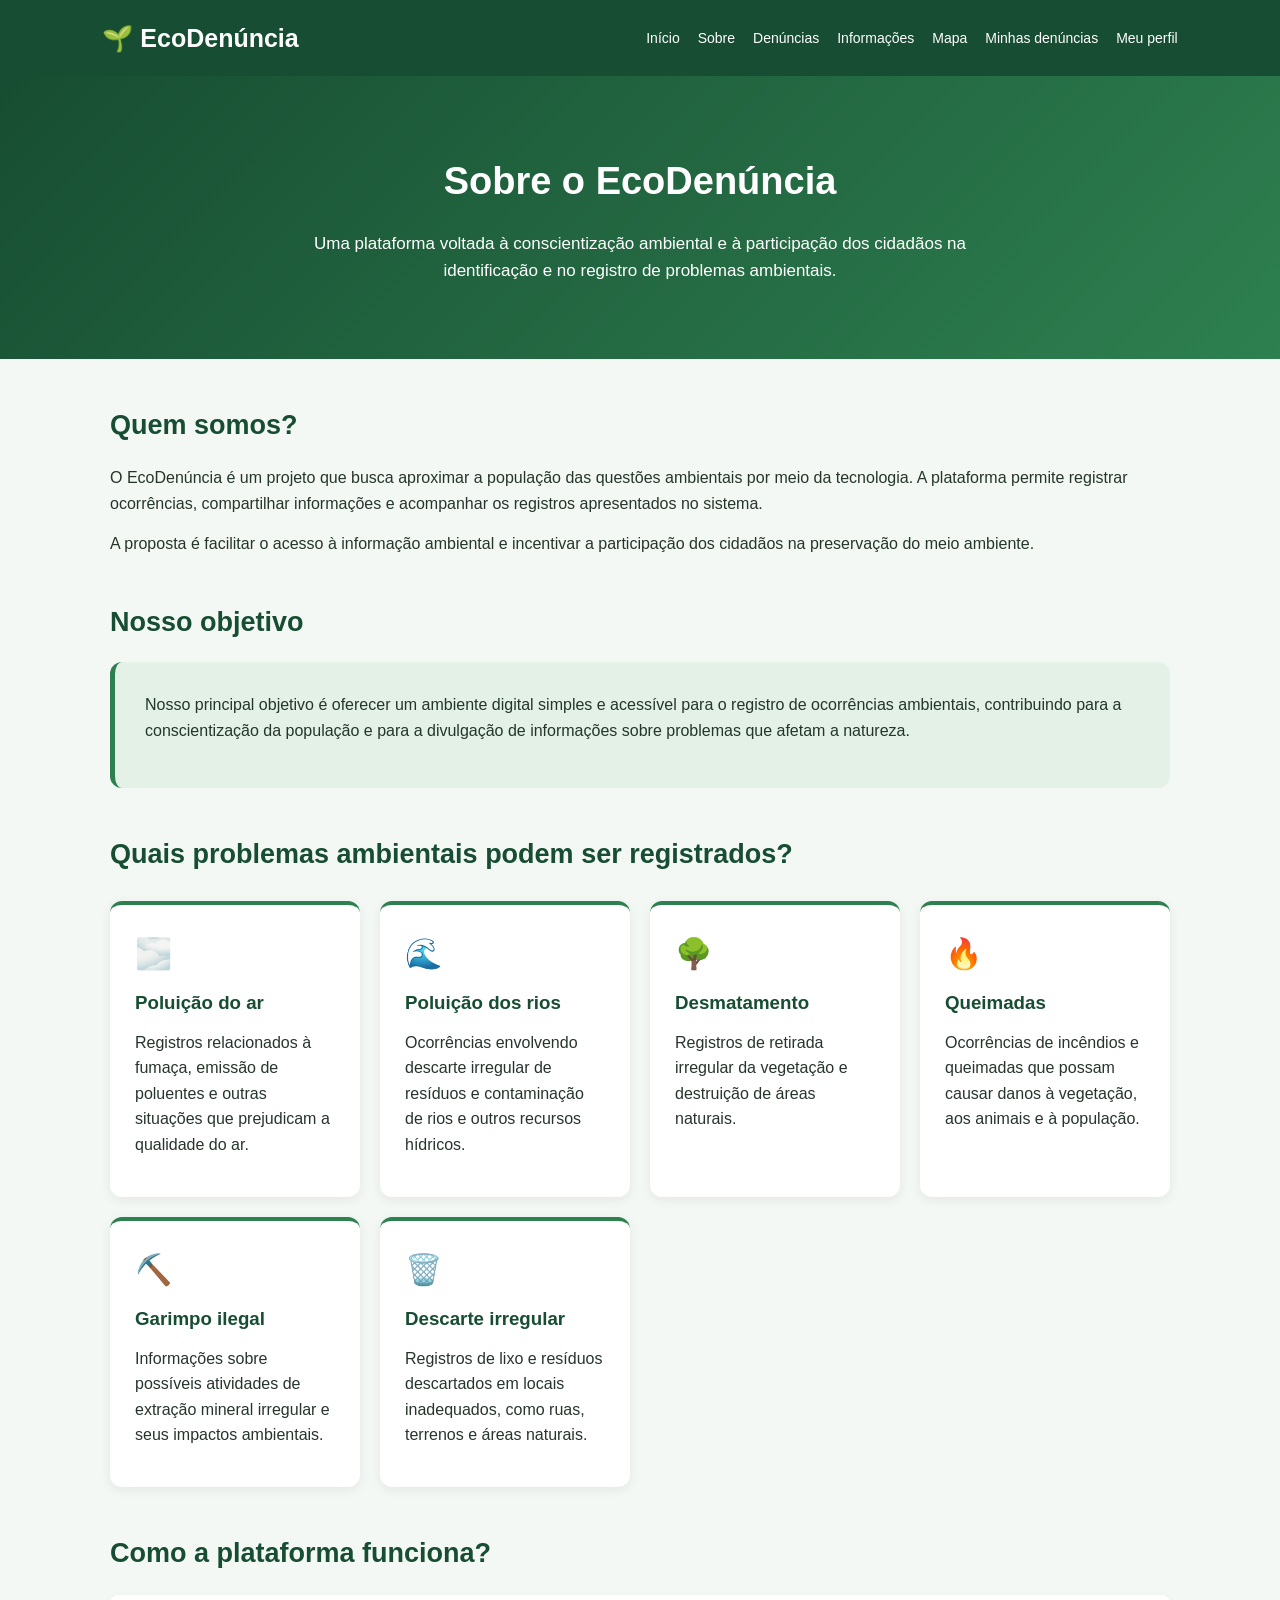
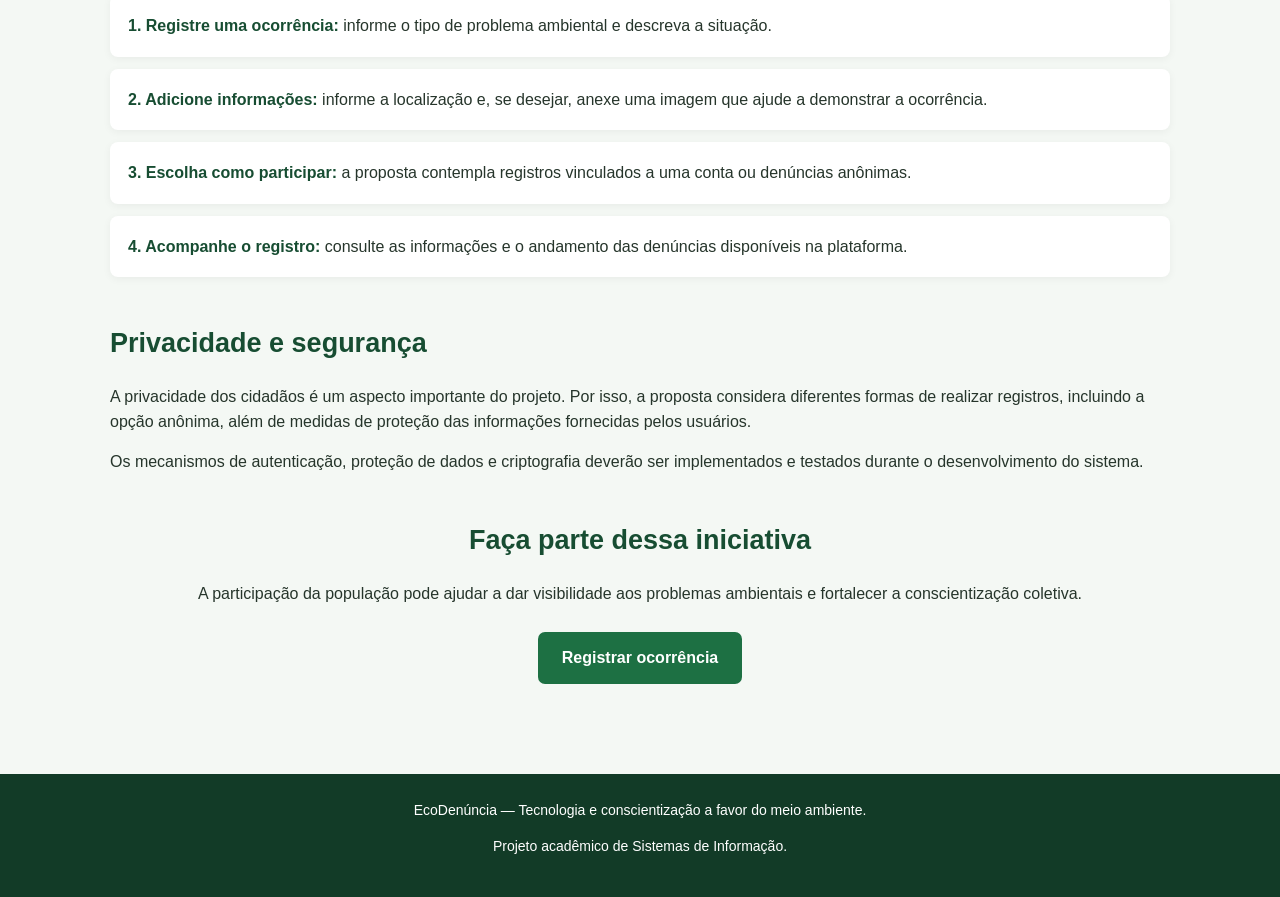
<file: sobre.html>
<!DOCTYPE html>
<html lang="pt-BR">
<head>
    <meta charset="UTF-8">
    <meta name="viewport" content="width=device-width, initial-scale=1.0">
    <title>Sobre | EcoDenúncia</title>

    <style>
        * {
            margin: 0;
            padding: 0;
            box-sizing: border-box;
            font-family: Arial, Helvetica, sans-serif;
        }

        body {
            background: #f4f8f4;
            color: #26352b;
            line-height: 1.6;
        }

        header {
            background: #174d32;
            color: white;
            padding: 18px 8%;
            display: flex;
            justify-content: space-between;
            align-items: center;
            flex-wrap: wrap;
            gap: 15px;
        }

        .logo {
            font-size: 25px;
            font-weight: bold;
        }

        nav {
            display: flex;
            flex-wrap: wrap;
            gap: 18px;
        }

        nav a {
            color: white;
            text-decoration: none;
            font-size: 14px;
        }

        nav a:hover {
            color: #b8edc8;
        }

        .hero {
            background: linear-gradient(135deg, #174d32, #2e8050);
            color: white;
            text-align: center;
            padding: 75px 20px;
        }

        .hero h1 {
            font-size: 38px;
            margin-bottom: 18px;
        }

        .hero p {
            max-width: 750px;
            margin: auto;
            font-size: 17px;
        }

        main {
            max-width: 1100px;
            margin: auto;
            padding: 45px 20px;
        }

        section {
            margin-bottom: 45px;
        }

        h2 {
            color: #174d32;
            font-size: 27px;
            margin-bottom: 18px;
        }

        p {
            margin-bottom: 14px;
        }

        .cards {
            display: grid;
            grid-template-columns: repeat(auto-fit, minmax(220px, 1fr));
            gap: 20px;
            margin-top: 25px;
        }

        .card {
            background: white;
            padding: 25px;
            border-radius: 12px;
            box-shadow: 0 3px 12px rgba(0, 0, 0, 0.07);
            border-top: 4px solid #2e8050;
        }

        .card h3 {
            color: #174d32;
            margin-bottom: 12px;
        }

        .icon {
            font-size: 30px;
            margin-bottom: 10px;
        }

        .highlight {
            background: #e3f1e6;
            padding: 30px;
            border-radius: 12px;
            border-left: 5px solid #2e8050;
        }

        .steps {
            list-style: none;
            margin-top: 20px;
        }

        .steps li {
            background: white;
            padding: 18px;
            margin-bottom: 12px;
            border-radius: 8px;
            box-shadow: 0 2px 8px rgba(0, 0, 0, 0.05);
        }

        .steps strong {
            color: #174d32;
        }

        .button {
            display: inline-block;
            background: #1d7043;
            color: white;
            padding: 13px 24px;
            border-radius: 7px;
            text-decoration: none;
            font-weight: bold;
            margin-top: 12px;
        }

        .button:hover {
            background: #145330;
        }

        .center {
            text-align: center;
        }

        footer {
            background: #123b27;
            color: white;
            text-align: center;
            padding: 25px 15px;
            font-size: 14px;
        }

        @media (max-width: 600px) {
            header {
                padding: 18px 5%;
            }

            nav {
                gap: 12px;
            }

            .hero {
                padding: 55px 20px;
            }

            .hero h1 {
                font-size: 30px;
            }

            h2 {
                font-size: 24px;
            }
        }
    </style>
</head>

<body>

    <header>
        <div class="logo">🌱 EcoDenúncia</div>

        <nav>
            <a href="index.html">Início</a>
            <a href="sobre.html">Sobre</a>
            <a href="nova_denuncia.html">Denúncias</a>
            <a href="informacoes.html">Informações</a>
            <a href="mapa.html">Mapa</a>
            <a href="minhas_denuncias.html">Minhas denúncias</a>
            <a href="perfil.html">Meu perfil</a>
        </nav>
    </header>

    <div class="hero">
        <h1>Sobre o EcoDenúncia</h1>

        <p>
            Uma plataforma voltada à conscientização ambiental e à participação
            dos cidadãos na identificação e no registro de problemas ambientais.
        </p>
    </div>

    <main>

        <section>
            <h2>Quem somos?</h2>

            <p>
                O EcoDenúncia é um projeto que busca aproximar a população das
                questões ambientais por meio da tecnologia. A plataforma permite
                registrar ocorrências, compartilhar informações e acompanhar
                os registros apresentados no sistema.
            </p>

            <p>
                A proposta é facilitar o acesso à informação ambiental e incentivar
                a participação dos cidadãos na preservação do meio ambiente.
            </p>
        </section>

        <section>
            <h2>Nosso objetivo</h2>

            <div class="highlight">
                <p>
                    Nosso principal objetivo é oferecer um ambiente digital simples
                    e acessível para o registro de ocorrências ambientais, contribuindo
                    para a conscientização da população e para a divulgação de
                    informações sobre problemas que afetam a natureza.
                </p>
            </div>
        </section>

        <section>
            <h2>Quais problemas ambientais podem ser registrados?</h2>

            <div class="cards">

                <div class="card">
                    <div class="icon">🌫️</div>
                    <h3>Poluição do ar</h3>
                    <p>
                        Registros relacionados à fumaça, emissão de poluentes
                        e outras situações que prejudicam a qualidade do ar.
                    </p>
                </div>

                <div class="card">
                    <div class="icon">🌊</div>
                    <h3>Poluição dos rios</h3>
                    <p>
                        Ocorrências envolvendo descarte irregular de resíduos
                        e contaminação de rios e outros recursos hídricos.
                    </p>
                </div>

                <div class="card">
                    <div class="icon">🌳</div>
                    <h3>Desmatamento</h3>
                    <p>
                        Registros de retirada irregular da vegetação e destruição
                        de áreas naturais.
                    </p>
                </div>

                <div class="card">
                    <div class="icon">🔥</div>
                    <h3>Queimadas</h3>
                    <p>
                        Ocorrências de incêndios e queimadas que possam causar
                        danos à vegetação, aos animais e à população.
                    </p>
                </div>

                <div class="card">
                    <div class="icon">⛏️</div>
                    <h3>Garimpo ilegal</h3>
                    <p>
                        Informações sobre possíveis atividades de extração mineral
                        irregular e seus impactos ambientais.
                    </p>
                </div>

                <div class="card">
                    <div class="icon">🗑️</div>
                    <h3>Descarte irregular</h3>
                    <p>
                        Registros de lixo e resíduos descartados em locais inadequados,
                        como ruas, terrenos e áreas naturais.
                    </p>
                </div>

            </div>
        </section>

        <section>
            <h2>Como a plataforma funciona?</h2>

            <ul class="steps">
                <li>
                    <strong>1. Registre uma ocorrência:</strong>
                    informe o tipo de problema ambiental e descreva a situação.
                </li>

                <li>
                    <strong>2. Adicione informações:</strong>
                    informe a localização e, se desejar, anexe uma imagem
                    que ajude a demonstrar a ocorrência.
                </li>

                <li>
                    <strong>3. Escolha como participar:</strong>
                    a proposta contempla registros vinculados a uma conta
                    ou denúncias anônimas.
                </li>

                <li>
                    <strong>4. Acompanhe o registro:</strong>
                    consulte as informações e o andamento das denúncias
                    disponíveis na plataforma.
                </li>
            </ul>
        </section>

        <section>
            <h2>Privacidade e segurança</h2>

            <p>
                A privacidade dos cidadãos é um aspecto importante do projeto.
                Por isso, a proposta considera diferentes formas de realizar
                registros, incluindo a opção anônima, além de medidas de
                proteção das informações fornecidas pelos usuários.
            </p>

            <p>
                Os mecanismos de autenticação, proteção de dados e criptografia
                deverão ser implementados e testados durante o desenvolvimento
                do sistema.
            </p>
        </section>

        <section class="center">
            <h2>Faça parte dessa iniciativa</h2>

            <p>
                A participação da população pode ajudar a dar visibilidade
                aos problemas ambientais e fortalecer a conscientização coletiva.
            </p>

            <a href="nova_denuncia.html" class="button">
                Registrar ocorrência
            </a>
        </section>

    </main>

    <footer>
        <p>EcoDenúncia — Tecnologia e conscientização a favor do meio ambiente.</p>
        <p>Projeto acadêmico de Sistemas de Informação.</p>
    </footer>

</body>
</html>
</file>
<file: style.css>
@import url('https://fonts.googleapis.com/css2?family=Inter:wght@400;500;600;700;800&display=swap');

:root {
  --green-950: #031b16;
  --green-900: #06251d;
  --green-800: #0b382a;
  --green-700: #12613e;
  --green-600: #19834f;
  --green-500: #2ca765;
  --green-100: #e6f4eb;
  --ink: #14211c;
  --muted: #63716a;
  --white: #fff;
  --page: #f5f8f6;
}
* { box-sizing: border-box; }
html { scroll-behavior: smooth; }
body { margin: 0; background: var(--page); color: var(--ink); font-family: Inter, Arial, sans-serif; }
a { color: inherit; text-decoration: none; }
.topbar {
  min-height: 82px; padding: 14px clamp(20px, 5vw, 76px); background: var(--green-950);
  display: flex; align-items: center; justify-content: space-between; gap: 28px; color: white;
  border-bottom: 1px solid rgba(255,255,255,.09);
}
.brand { display: flex; align-items: center; gap: 12px; min-width: max-content; }
.brand-mark { width: 46px; height: 46px; display: grid; place-items: center; }
.brand-mark svg { width: 100%; fill: #45c77b; stroke: #8be0a8; stroke-width: 1.2; stroke-linecap: round; stroke-linejoin: round; }
.brand-copy { display: flex; flex-direction: column; gap: 3px; }
.brand-copy strong { font-size: 21px; letter-spacing: -.5px; }
.brand-copy small { color: #c0d1c8; font-size: 11px; }
.nav { display: flex; align-items: center; gap: clamp(16px, 2.3vw, 32px); font-size: 13px; }
.nav a:not(.button) { color: #e1eae5; transition: color .2s; }
.nav a:not(.button):hover, .nav a.active { color: #6cda91; }
.button { display: inline-flex; align-items: center; justify-content: center; gap: 9px; padding: 14px 21px; border-radius: 7px; background: var(--green-600); color: white; font-size: 14px; font-weight: 700; border: 1px solid var(--green-600); transition: transform .18s, background .18s; }
.button:hover { background: var(--green-700); transform: translateY(-1px); }
.button-small { padding: 10px 17px; font-size: 12px; }
.button-outline { background: rgba(0,0,0,.25); border-color: rgba(255,255,255,.72); }
.button-outline:hover { background: rgba(255,255,255,.12); }
.menu-toggle { display: none; background: transparent; border: 0; color: white; font-size: 25px; cursor: pointer; }
.hero {
  min-height: 405px; position: relative; isolation: isolate; display: flex; align-items: center;
  padding: 48px clamp(24px, 6vw, 88px); color: white; overflow: hidden;
  background-color: #123d2d;
  background-image: url('https://images.unsplash.com/photo-1448375240586-882707db888b?auto=format&fit=crop&w=2000&q=85');
  background-size: cover; background-position: center 48%;
}
.hero-shade { position: absolute; inset: 0; z-index: -1; background: linear-gradient(90deg, rgba(2,25,19,.96) 0%, rgba(3,34,24,.86) 37%, rgba(3,34,24,.28) 100%); }
.hero-content { max-width: 600px; }
.eyebrow { text-transform: uppercase; letter-spacing: 1.8px; font-size: 10px; font-weight: 800; color: #79d99b; margin: 0 0 16px; }
h1 { margin: 0; font-size: clamp(38px, 4.5vw, 59px); line-height: 1.05; letter-spacing: -2px; font-weight: 800; }
h1 span { color: #55c879; }
.hero-text { max-width: 470px; margin: 18px 0 24px; font-size: 15px; line-height: 1.7; color: #e2ece6; }
.hero-actions { display: flex; flex-wrap: wrap; gap: 12px; }
.category-strip {
  margin: -1px clamp(16px, 3vw, 42px) 0; position: relative; display: grid; grid-template-columns: repeat(5, 1fr);
  background: #05251d; border: 1px solid rgba(92,176,124,.2); border-radius: 0 0 10px 10px; color: white;
  padding: 20px 12px;
}
.category { display: flex; flex-direction: column; align-items: center; justify-content: center; gap: 10px; padding: 4px 8px; text-align: center; font-size: 12px; font-weight: 600; border-right: 1px solid rgba(255,255,255,.08); }
.category:last-child { border-right: 0; }
.category-icon { width: 48px; height: 48px; border-radius: 50%; display: grid; place-items: center; font-size: 24px; color: #b8efca; background: rgba(255,255,255,.07); border: 1px solid rgba(255,255,255,.12); }
.category:hover .category-icon { background: var(--green-700); }
.info-grid { padding: 64px clamp(20px, 6vw, 88px); display: grid; grid-template-columns: repeat(3, 1fr); gap: 20px; }
.info-card { background: white; padding: 27px; border: 1px solid #e3ebe5; border-radius: 12px; box-shadow: 0 7px 22px rgba(14,54,34,.035); }
.info-number { color: var(--green-600); font-size: 11px; font-weight: 800; letter-spacing: 1px; }
.info-card h2 { margin: 13px 0 9px; font-size: 19px; }
.info-card p { min-height: 65px; color: var(--muted); font-size: 13px; line-height: 1.7; }
.info-card a { color: var(--green-700); font-size: 12px; font-weight: 800; }
.info-card a span { margin-left: 5px; }
.report-banner { margin: 0 clamp(20px, 6vw, 88px) 44px; border-radius: 14px; background: #e6f3e9; padding: 30px 34px; display: flex; justify-content: space-between; align-items: center; gap: 24px; }
.report-banner .eyebrow { margin-bottom: 8px; color: var(--green-700); }
.report-banner h2 { margin: 0 0 8px; font-size: clamp(21px, 2.4vw, 29px); letter-spacing: -.7px; }
.report-banner p:not(.eyebrow) { color: #53675a; font-size: 13px; line-height: 1.6; margin: 0; }
.report-banner .button { flex-shrink: 0; }
.simple-access { display: flex; align-items: center; gap: 18px; padding: 24px clamp(20px, 6vw, 88px); border-top: 1px solid #e2eae4; background: white; }
.simple-access div { display: flex; flex-direction: column; gap: 5px; margin-right: auto; }
.simple-access strong { font-size: 13px; }
.simple-access span { color: var(--muted); font-size: 12px; }
.button-dark { background: var(--green-900); border-color: var(--green-900); }
.text-link { font-size: 12px; font-weight: 700; color: var(--green-700); }
.footer { background: var(--green-950); color: #c0d1c8; padding: 22px clamp(20px, 5vw, 76px); display: flex; flex-wrap: wrap; align-items: center; gap: 12px 24px; font-size: 11px; }
.footer-brand { color: white; font-weight: 800; font-size: 14px; margin-right: auto; }
@media (max-width: 850px) {
  .topbar { padding-inline: 22px; }
  .menu-toggle { display: block; }
  .nav { display: none; position: absolute; z-index: 10; top: 74px; left: 0; right: 0; padding: 20px 24px 24px; background: var(--green-950); flex-direction: column; align-items: stretch; gap: 18px; box-shadow: 0 15px 25px rgba(0,0,0,.18); }
  .nav.open { display: flex; }
  .nav a { padding: 4px 0; }
  .nav .button { text-align: center; }
  .hero { min-height: 400px; background-position: 58% center; }
  .hero-shade { background: linear-gradient(90deg, rgba(2,25,19,.94), rgba(3,34,24,.55)); }
  .info-grid { grid-template-columns: 1fr; padding-block: 38px; }
  .info-card p { min-height: 0; }
}
@media (max-width: 560px) {
  .topbar { min-height: 72px; padding-inline: 16px; }
  .brand-mark { width: 39px; height: 39px; }
  .brand-copy strong { font-size: 18px; }
  .brand-copy small { font-size: 9px; }
  .nav { top: 71px; }
  .hero { min-height: 440px; padding: 40px 22px; background-position: 62% center; }
  h1 { font-size: 43px; letter-spacing: -1.5px; }
  .hero-text { font-size: 14px; }
  .hero-actions { align-items: stretch; flex-direction: column; max-width: 280px; }
  .category-strip { margin-inline: 12px; grid-template-columns: repeat(2, 1fr); gap: 2px; padding: 12px 8px; }
  .category { min-height: 105px; border-right: 0; border-bottom: 1px solid rgba(255,255,255,.08); }
  .category:last-child { grid-column: 1 / -1; border-bottom: 0; }
  .category-icon { width: 42px; height: 42px; }
  .info-grid { padding: 32px 16px; gap: 12px; }
  .info-card { padding: 22px; }
  .report-banner { margin: 0 16px 30px; padding: 24px 20px; flex-direction: column; align-items: flex-start; }
  .report-banner .button { width: 100%; }
  .simple-access { padding: 22px 16px; flex-wrap: wrap; gap: 14px; }
  .simple-access div { flex-basis: 100%; }
  .simple-access .button { flex: 1; }
  .footer { flex-direction: column; align-items: flex-start; padding: 24px 18px; }
  .footer-brand { margin-right: 0; }
}
</file>
